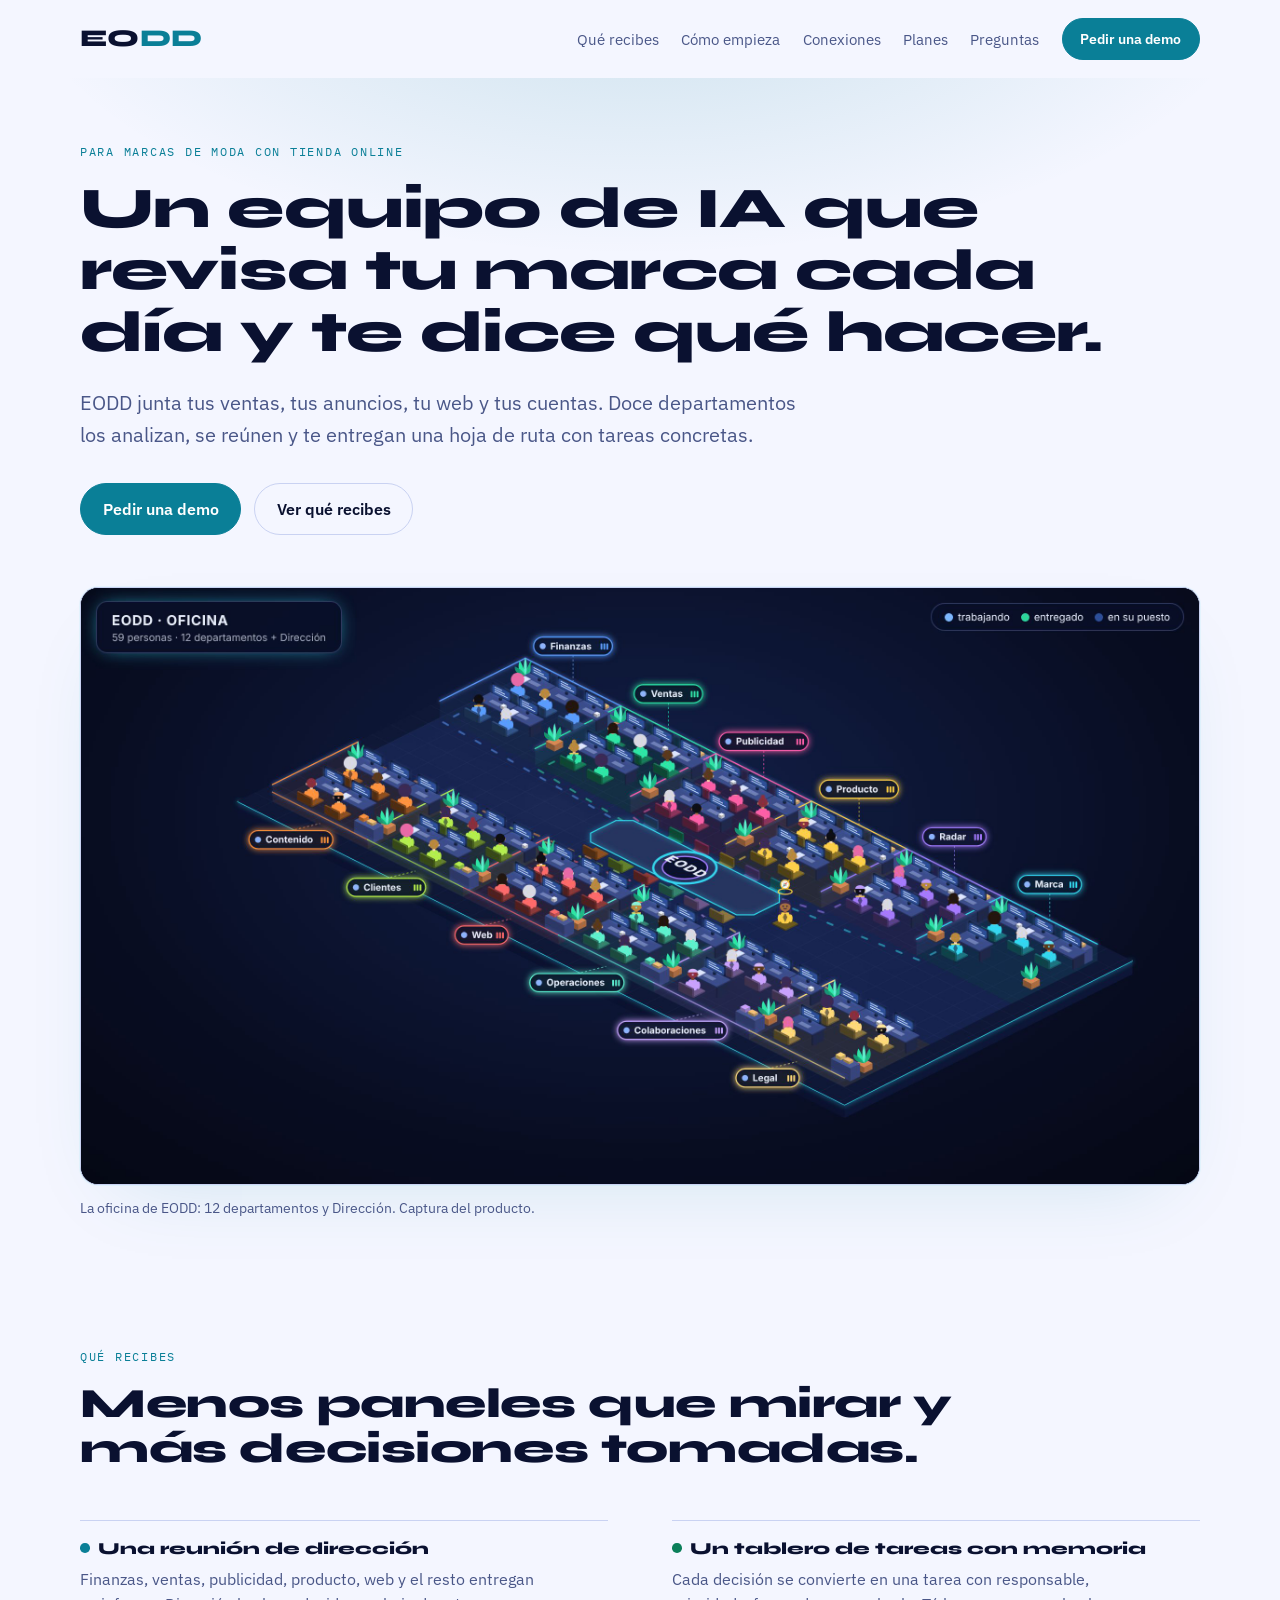
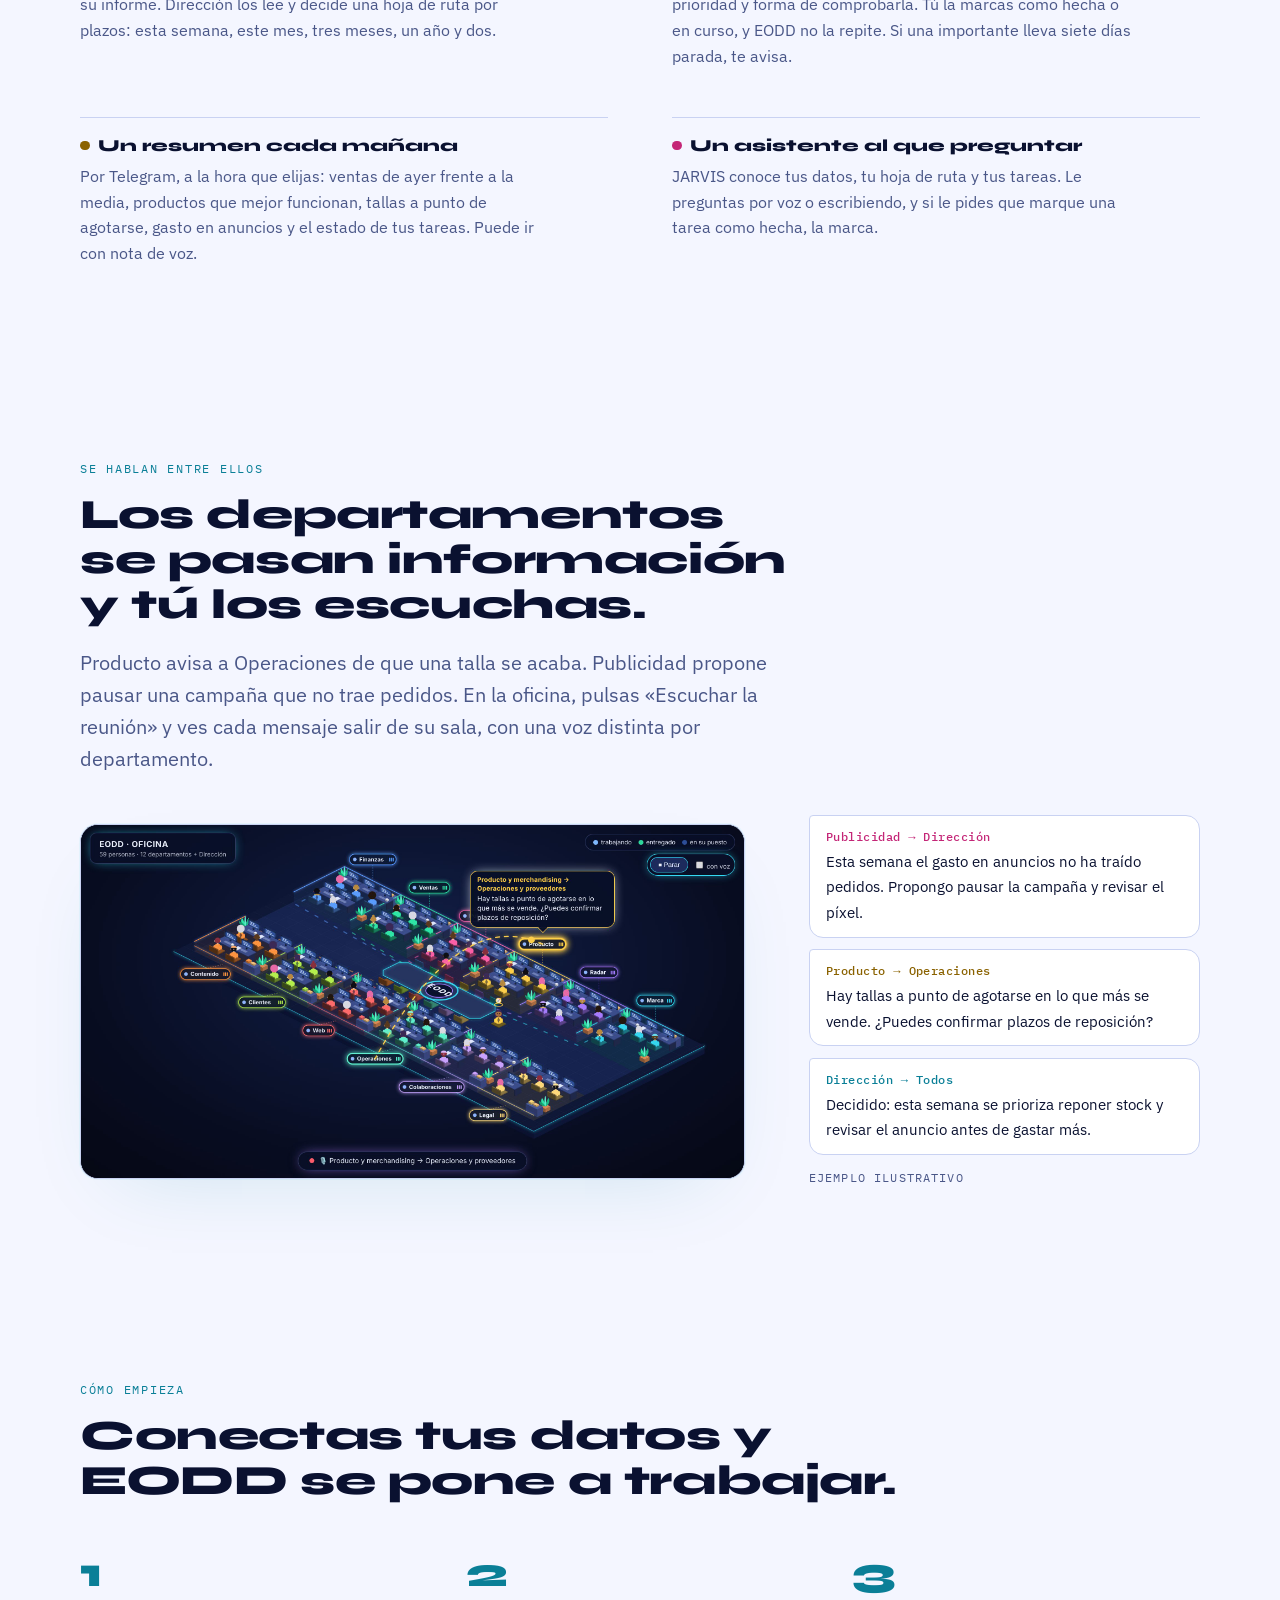
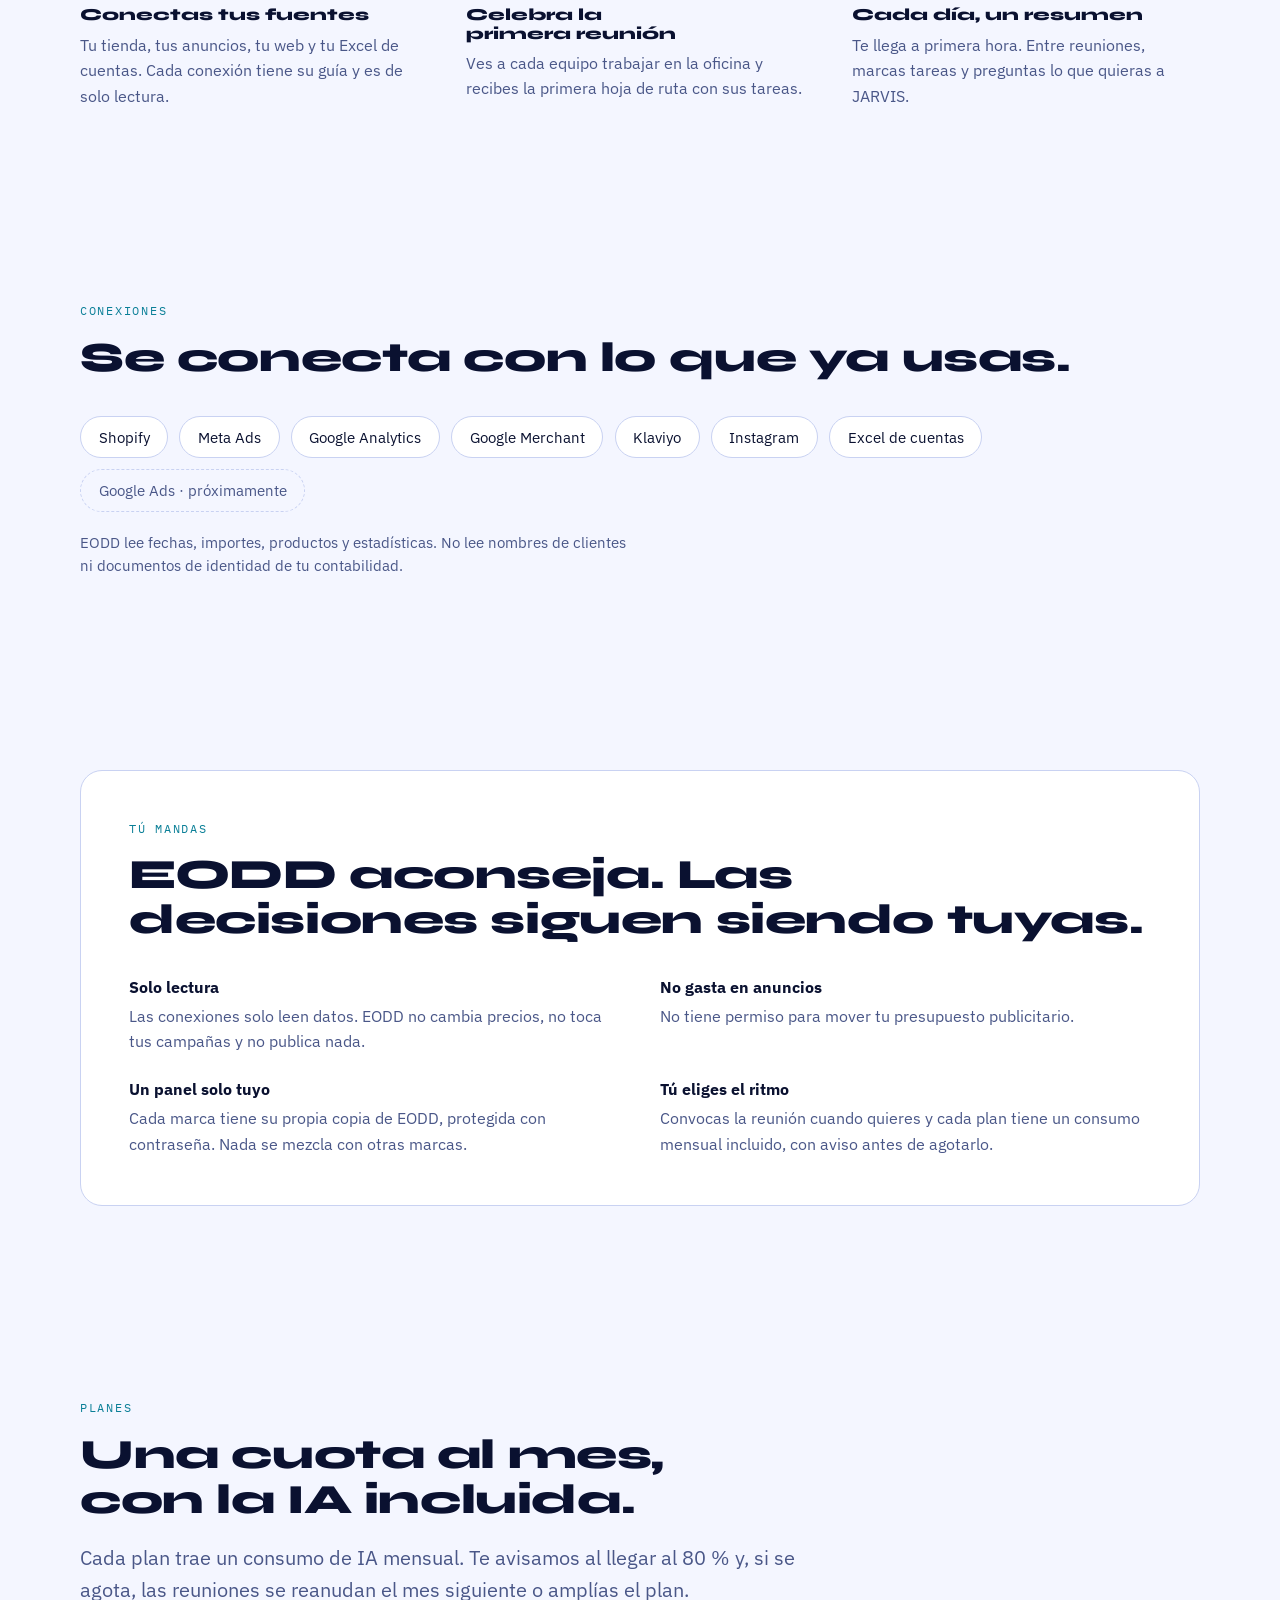
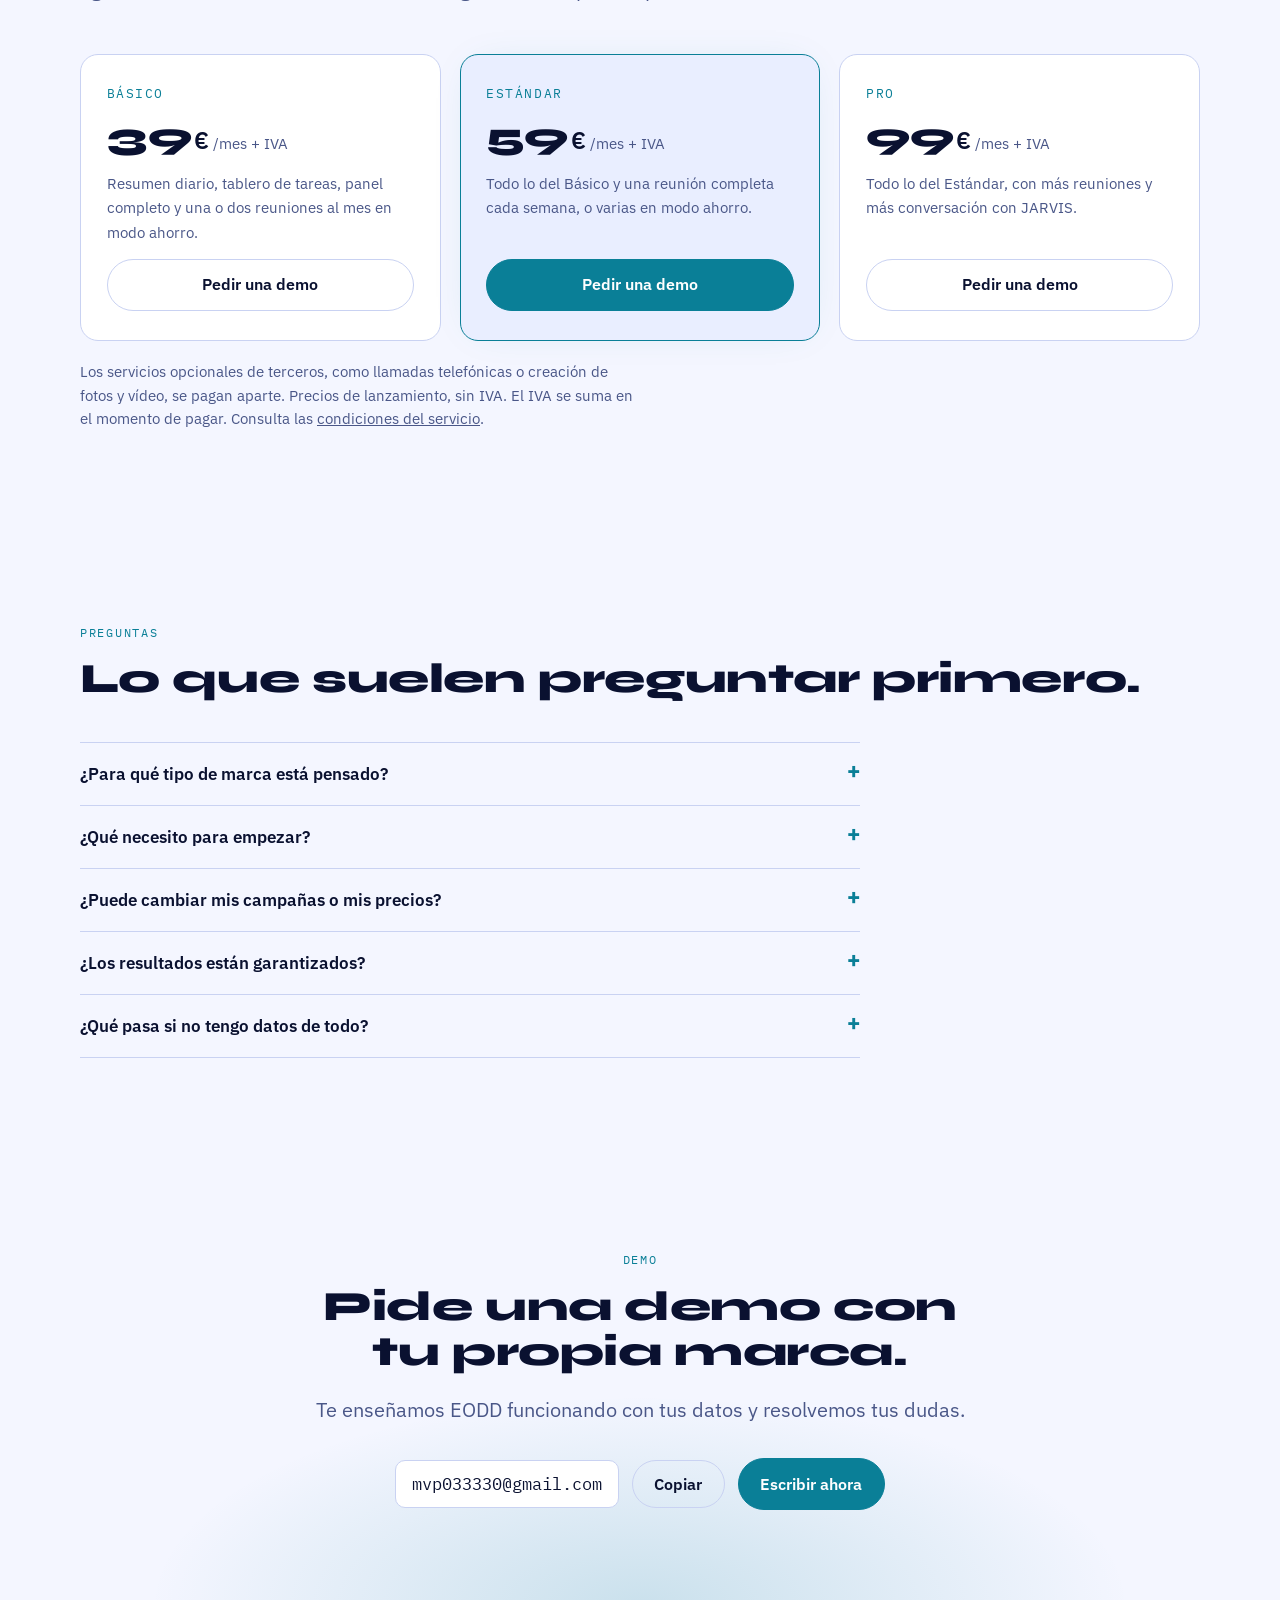
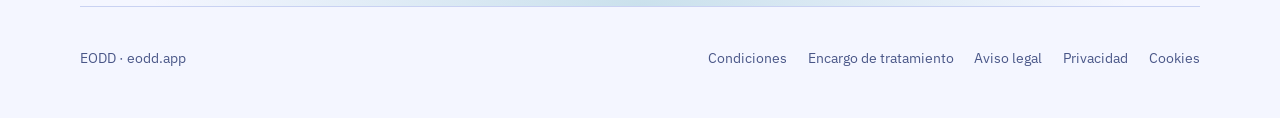
<file: index.html>
<!doctype html>
<html lang="es">
<head>
<meta charset="utf-8">
<meta name="viewport" content="width=device-width, initial-scale=1">
<title>EODD · Una oficina de IA para tu marca</title>
<meta name="description" content="EODD junta tus ventas, anuncios, web y cuentas. Doce departamentos de IA los analizan, se reúnen y te entregan una hoja de ruta con tareas concretas. Para marcas de moda con tienda online.">
<meta property="og:title" content="EODD · Una oficina de IA para tu marca">
<meta property="og:description" content="Un equipo de IA que revisa tu marca cada día y te dice qué hacer.">
<meta property="og:type" content="website">
<meta property="og:image" content="https://eodd.app/oficina_reposo.jpg">
<meta property="og:url" content="https://eodd.app/">
<link rel="canonical" href="https://eodd.app/">
<link rel="icon" href="data:image/svg+xml,%3Csvg xmlns=%27http://www.w3.org/2000/svg%27 viewBox=%270 0 64 64%27%3E%3Crect width=%2764%27 height=%2764%27 rx=%2714%27 fill=%27%23070b1f%27/%3E%3Ctext x=%2732%27 y=%2744%27 font-size=%2732%27 font-family=%27Arial%27 font-weight=%27900%27 text-anchor=%27middle%27 fill=%27%2335d6f0%27%3EE%3C/text%3E%3C/svg%3E">
<link rel="stylesheet" href="fuentes.css">
<style>
/* Concepto: una oficina neón de noche. La oficina isométrica manda; el resto es texto sobrio alrededor de ella. */
:root {
  --bg: #070b1f;
  --surface: #0d1531;
  --surface-2: #131d42;
  --line: #243061;
  --fg: #e9edff;
  --muted: #9ba7d8;
  --cyan: #35d6f0;
  --pink: #ff5fa8;
  --amber: #ffcf4a;
  --mint: #2fe6a6;
  --on-accent: #04101f;
  --glow: rgba(53, 214, 240, .28);
  --font-display: "Syne", "Trebuchet MS", system-ui, sans-serif;
  --font-body: "IBM Plex Sans", system-ui, -apple-system, "Segoe UI", sans-serif;
  --font-mono: "IBM Plex Mono", ui-monospace, "SFMono-Regular", Menlo, monospace;
  color-scheme: dark;
}
@media (prefers-color-scheme: light) {
  :root:not([data-theme="dark"]) {
    --bg: #f4f6ff; --surface: #ffffff; --surface-2: #e9eeff; --line: #c9d2f2; --fg: #0a1130; --muted: #4a5788;
    --cyan: #0a7f97; --pink: #c42677; --amber: #8a6200; --mint: #0b7f5a; --on-accent: #ffffff; --glow: rgba(10, 127, 151, .18);
    color-scheme: light;
  }
}
:root[data-theme="light"] {
  --bg: #f4f6ff; --surface: #ffffff; --surface-2: #e9eeff; --line: #c9d2f2; --fg: #0a1130; --muted: #4a5788;
  --cyan: #0a7f97; --pink: #c42677; --amber: #8a6200; --mint: #0b7f5a; --on-accent: #ffffff; --glow: rgba(10, 127, 151, .18);
  color-scheme: light;
}
* { box-sizing: border-box; }
html { scroll-behavior: smooth; }
body { background: var(--bg); color: var(--fg); font-family: var(--font-body); font-size: 16px; line-height: 1.6; margin: 0;
  padding-left: max(16px, env(safe-area-inset-left, 0px)); padding-right: max(16px, env(safe-area-inset-right, 0px)); }
.wrap { max-width: 1120px; margin-inline: auto; }
a { color: inherit; }
:focus-visible { outline: 2px solid var(--cyan); outline-offset: 3px; border-radius: 4px; }
h1, h2, h3 { font-family: var(--font-display); font-weight: 800; line-height: 1.08; letter-spacing: -.01em; margin: 0; text-wrap: balance; }
h1 { font-size: clamp(2.1rem, 5.2vw, 3.6rem); }
h2 { font-size: clamp(1.7rem, 3.6vw, 2.6rem); }
h3 { font-size: 1.15rem; letter-spacing: 0; }
p { margin: 0; }
.eyebrow + h2 { margin-top: .9rem; }
.eyebrow { font-family: var(--font-mono); font-size: .78rem; letter-spacing: .14em; text-transform: uppercase; color: var(--cyan); }
.lead { font-size: clamp(1.05rem, 1.6vw, 1.25rem); color: var(--muted); max-width: 60ch; }
section { padding-block: clamp(3.5rem, 8vw, 6rem); }

/* barra superior */
.top { display: flex; align-items: center; justify-content: space-between; gap: 1rem; padding-block: 1.1rem; flex-wrap: wrap; }
.marca { font-family: var(--font-display); font-weight: 800; font-size: 1.5rem; letter-spacing: .02em; text-decoration: none; }
.marca span { color: var(--cyan); }
.top nav { display: flex; gap: 1.4rem; align-items: center; flex-wrap: wrap; }
.top nav a { text-decoration: none; font-size: .95rem; color: var(--muted); }
.top nav a:hover { color: var(--fg); }
.btn { display: inline-flex; align-items: center; gap: .5rem; padding: .8rem 1.35rem; border-radius: 999px; font-weight: 600; text-decoration: none; border: 1.5px solid var(--cyan);
  background: var(--cyan); color: var(--on-accent); cursor: pointer; font-family: var(--font-body); font-size: .98rem; }
.btn:hover { box-shadow: 0 0 28px -4px var(--glow); }
.btn.sec { background: transparent; color: var(--fg); border-color: var(--line); }
.btn.sec:hover { border-color: var(--cyan); }
.top nav .btn { color: var(--on-accent); padding: .55rem 1.1rem; font-size: .9rem; }

/* portada */
.hero { padding-top: clamp(2rem, 5vw, 4rem); padding-bottom: 2rem; background: radial-gradient(900px 420px at 50% -10%, var(--glow), transparent 70%); }
.hero h1 { max-width: 20ch; margin-top: 1rem; }
.hero .lead { margin-top: 1.4rem; }
.acciones { display: flex; gap: .8rem; flex-wrap: wrap; margin-top: 2rem; }
.vitrina { margin-top: clamp(2rem, 5vw, 3.2rem); border: 1px solid var(--line); border-radius: 18px; overflow: hidden; background: #070b1f;
  box-shadow: 0 30px 80px -40px var(--glow), 0 0 0 1px rgba(53, 214, 240, .08); }
.vitrina img { display: block; width: 100%; height: auto; }
.pie-img { font-size: .85rem; color: var(--muted); margin-top: .8rem; }

/* qué recibes */
.rejilla { display: grid; grid-template-columns: repeat(2, minmax(0, 1fr)); gap: clamp(1.8rem, 4vw, 3rem) clamp(2rem, 5vw, 4rem); margin-top: 3rem; }
.rejilla article { border-top: 1px solid var(--line); padding-top: 1.2rem; }
.rejilla h3 { margin-bottom: .55rem; }
.pasos h3, .rejilla h3 { font-size: 1.05rem; }
.rejilla p { color: var(--muted); max-width: 46ch; }
.punto { display: inline-block; width: .6rem; height: .6rem; border-radius: 50%; margin-right: .55rem; vertical-align: .05em; }

/* conversación */
.texto-ancho { max-width: 780px; }
.texto-ancho .lead { margin-top: 1.2rem; }
.dos { margin-top: 2.5rem; display: grid; grid-template-columns: minmax(0, 1.7fr) minmax(0, 1fr); gap: clamp(2rem, 5vw, 4rem); align-items: center; }
.chat { display: grid; gap: .7rem; margin-top: 1.6rem; }
.msg { background: var(--surface); border: 1px solid var(--line); border-radius: 4px 14px 14px 14px; padding: .7rem 1rem; max-width: 52ch; }
.msg b { display: block; font-family: var(--font-mono); font-weight: 500; font-size: .76rem; letter-spacing: .04em; margin-bottom: .15rem; }
.msg span { font-size: .93rem; color: var(--fg); }
.ej { font-family: var(--font-mono); font-size: .72rem; letter-spacing: .1em; text-transform: uppercase; color: var(--muted); margin-top: .9rem; }

/* cómo empieza (una secuencia real) */
.pasos { list-style: none; counter-reset: p; padding: 0; margin: 3rem 0 0; display: grid; grid-template-columns: repeat(3, minmax(0, 1fr)); gap: clamp(1.5rem, 3vw, 2.5rem); }
.pasos li { counter-increment: p; position: relative; padding-top: 3.4rem; }
.pasos li::before { content: counter(p); position: absolute; top: 0; left: 0; font-family: var(--font-display); font-weight: 800; font-size: 2.6rem; line-height: 1; color: var(--cyan); }
.pasos h3 { margin-bottom: .5rem; }
.pasos p { color: var(--muted); }

/* conexiones */
.fichas { display: flex; flex-wrap: wrap; gap: .7rem; margin-top: 2.2rem; padding: 0; list-style: none; }
.fichas li { border: 1px solid var(--line); background: var(--surface); border-radius: 999px; padding: .5rem 1.1rem; font-size: .95rem; }
.fichas li.pronto { background: transparent; border-style: dashed; color: var(--muted); }
.nota { color: var(--muted); font-size: .92rem; margin-top: 1.2rem; max-width: 62ch; }

/* control */
.control { background: var(--surface); border: 1px solid var(--line); border-radius: 22px; padding: clamp(1.6rem, 4vw, 3rem); }
.control ul { list-style: none; padding: 0; margin: 2rem 0 0; display: grid; grid-template-columns: repeat(2, minmax(0, 1fr)); gap: 1.4rem 2.5rem; }
.control li strong { display: block; margin-bottom: .2rem; }
.control li { color: var(--muted); }
.control li strong { color: var(--fg); }

/* planes */
.planes { display: grid; grid-template-columns: repeat(3, minmax(0, 1fr)); gap: 1.2rem; margin-top: 3rem; align-items: stretch; }
.plan { background: var(--surface); border: 1px solid var(--line); border-radius: 18px; padding: 1.8rem 1.6rem; display: flex; flex-direction: column; gap: .9rem; min-width: 0; }
.plan.dest { border-color: var(--cyan); box-shadow: 0 0 40px -18px var(--glow); background: var(--surface-2); }
.plan .nom { font-family: var(--font-mono); font-size: .8rem; letter-spacing: .12em; text-transform: uppercase; color: var(--cyan); }
.plan .precio { font-family: var(--font-display); font-weight: 800; font-size: 2.4rem; line-height: 1; }
.plan .precio .eur { font-family: var(--font-body); font-weight: 600; font-size: 1.5rem; margin-left: .15rem; }
.plan .precio small { font-family: var(--font-body); font-weight: 400; font-size: .95rem; color: var(--muted); }
.plan p { color: var(--muted); font-size: .95rem; }
.plan .btn { margin-top: auto; justify-content: center; }

/* preguntas */
details { border-top: 1px solid var(--line); padding-block: 1.1rem; }
details:last-of-type { border-bottom: 1px solid var(--line); }
summary { cursor: pointer; font-weight: 600; font-size: 1.05rem; list-style: none; display: flex; justify-content: space-between; gap: 1rem; }
summary::-webkit-details-marker { display: none; }
summary::after { content: "+"; font-family: var(--font-mono); color: var(--cyan); font-size: 1.3rem; line-height: 1; }
details[open] summary::after { content: "–"; }
details p { color: var(--muted); margin-top: .8rem; max-width: 64ch; }
.faq { max-width: 780px; margin-top: 2.5rem; }

/* contacto */
.contacto { text-align: center; background: radial-gradient(700px 300px at 50% 100%, var(--glow), transparent 70%); }
.contacto h2 { max-width: 20ch; margin-inline: auto; }
.contacto .lead { margin: 1.2rem auto 0; }
.correo { display: inline-flex; align-items: center; gap: .8rem; margin-top: 2rem; flex-wrap: wrap; justify-content: center; }
.correo code { font-family: var(--font-mono); font-size: 1.05rem; border: 1px solid var(--line); background: var(--surface); border-radius: 10px; padding: .6rem 1rem; user-select: all; }
.legal-links { display: flex; gap: 1.3rem; flex-wrap: wrap; }
.legal-links a { color: var(--muted); text-decoration: none; }
.legal-links a:hover { color: var(--fg); text-decoration: underline; }
footer { padding-block: 2.5rem 3rem; color: var(--muted); font-size: .88rem; border-top: 1px solid var(--line); display: flex; justify-content: space-between; gap: 1rem; flex-wrap: wrap; }

@media (max-width: 820px) {
  .rejilla, .dos, .pasos, .planes, .control ul { grid-template-columns: minmax(0, 1fr); }
  .top nav a:not(.btn) { display: none; }
}
@media (prefers-reduced-motion: reduce) { html { scroll-behavior: auto; } .btn:hover { box-shadow: none; } }
</style>
</head>
<body>

<div class="wrap">
  <header class="top">
    <a class="marca" href="#inicio">EO<span>DD</span></a>
    <nav aria-label="Principal">
      <a href="#recibes">Qué recibes</a>
      <a href="#empezar">Cómo empieza</a>
      <a href="#conexiones">Conexiones</a>
      <a href="#planes">Planes</a>
      <a href="#preguntas">Preguntas</a>
      <a class="btn" href="#contacto">Pedir una demo</a>
    </nav>
  </header>
</div>

<main id="inicio">
  <section class="hero">
    <div class="wrap">
      <p class="eyebrow">Para marcas de moda con tienda online</p>
      <h1>Un equipo de IA que revisa tu marca cada día y te dice qué hacer.</h1>
      <p class="lead">EODD junta tus ventas, tus anuncios, tu web y tus cuentas. Doce departamentos los analizan, se reúnen y te entregan una hoja de ruta con tareas concretas.</p>
      <div class="acciones">
        <a class="btn" href="#contacto">Pedir una demo</a>
        <a class="btn sec" href="#recibes">Ver qué recibes</a>
      </div>
      <figure class="vitrina" style="margin-left:0;margin-right:0;margin-bottom:0">
        <img src="oficina_reposo.jpg" alt="La oficina de EODD vista en isométrico: doce salas, una por departamento, con sus equipos en los puestos y la mesa de juntas en el centro." width="2400" height="1280">
      </figure>
      <p class="pie-img">La oficina de EODD: 12 departamentos y Dirección. Captura del producto.</p>
    </div>
  </section>

  <section id="recibes">
    <div class="wrap">
      <p class="eyebrow">Qué recibes</p>
      <h2>Menos paneles que mirar y más decisiones tomadas.</h2>
      <div class="rejilla">
        <article>
          <h3><span class="punto" style="background:var(--cyan)"></span>Una reunión de dirección</h3>
          <p>Finanzas, ventas, publicidad, producto, web y el resto entregan su informe. Dirección los lee y decide una hoja de ruta por plazos: esta semana, este mes, tres meses, un año y dos.</p>
        </article>
        <article>
          <h3><span class="punto" style="background:var(--mint)"></span>Un tablero de tareas con memoria</h3>
          <p>Cada decisión se convierte en una tarea con responsable, prioridad y forma de comprobarla. Tú la marcas como hecha o en curso, y EODD no la repite. Si una importante lleva siete días parada, te avisa.</p>
        </article>
        <article>
          <h3><span class="punto" style="background:var(--amber)"></span>Un resumen cada mañana</h3>
          <p>Por Telegram, a la hora que elijas: ventas de ayer frente a la media, productos que mejor funcionan, tallas a punto de agotarse, gasto en anuncios y el estado de tus tareas. Puede ir con nota de voz.</p>
        </article>
        <article>
          <h3><span class="punto" style="background:var(--pink)"></span>Un asistente al que preguntar</h3>
          <p>JARVIS conoce tus datos, tu hoja de ruta y tus tareas. Le preguntas por voz o escribiendo, y si le pides que marque una tarea como hecha, la marca.</p>
        </article>
      </div>
    </div>
  </section>

  <section>
    <div class="wrap">
      <div class="texto-ancho">
        <p class="eyebrow">Se hablan entre ellos</p>
        <h2>Los departamentos se pasan información y tú los escuchas.</h2>
        <p class="lead">Producto avisa a Operaciones de que una talla se acaba. Publicidad propone pausar una campaña que no trae pedidos. En la oficina, pulsas «Escuchar la reunión» y ves cada mensaje salir de su sala, con una voz distinta por departamento.</p>
      </div>
      <div class="dos">
        <figure class="vitrina" style="margin:0">
          <img src="oficina_habla.jpg" alt="La oficina de EODD durante una reunión: un globo sobre la sala de Producto muestra su mensaje y una línea discontinua lo une con la sala de Operaciones." width="2400" height="1280" loading="lazy">
        </figure>
        <div>
          <div class="chat" style="margin-top:0" aria-label="Ejemplo de conversación entre departamentos">
            <div class="msg"><b style="color:var(--pink)">Publicidad → Dirección</b><span>Esta semana el gasto en anuncios no ha traído pedidos. Propongo pausar la campaña y revisar el píxel.</span></div>
            <div class="msg"><b style="color:var(--amber)">Producto → Operaciones</b><span>Hay tallas a punto de agotarse en lo que más se vende. ¿Puedes confirmar plazos de reposición?</span></div>
            <div class="msg"><b style="color:var(--cyan)">Dirección → Todos</b><span>Decidido: esta semana se prioriza reponer stock y revisar el anuncio antes de gastar más.</span></div>
          </div>
          <p class="ej">Ejemplo ilustrativo</p>
        </div>
      </div>
    </div>
  </section>

  <section id="empezar">
    <div class="wrap">
      <p class="eyebrow">Cómo empieza</p>
      <h2>Conectas tus datos y EODD se pone a trabajar.</h2>
      <ol class="pasos">
        <li>
          <h3>Conectas tus fuentes</h3>
          <p>Tu tienda, tus anuncios, tu web y tu Excel de cuentas. Cada conexión tiene su guía y es de solo lectura.</p>
        </li>
        <li>
          <h3>Celebra la primera reunión</h3>
          <p>Ves a cada equipo trabajar en la oficina y recibes la primera hoja de ruta con sus tareas.</p>
        </li>
        <li>
          <h3>Cada día, un resumen</h3>
          <p>Te llega a primera hora. Entre reuniones, marcas tareas y preguntas lo que quieras a JARVIS.</p>
        </li>
      </ol>
    </div>
  </section>

  <section id="conexiones">
    <div class="wrap">
      <p class="eyebrow">Conexiones</p>
      <h2>Se conecta con lo que ya usas.</h2>
      <ul class="fichas">
        <li>Shopify</li><li>Meta Ads</li><li>Google Analytics</li><li>Google Merchant</li><li>Klaviyo</li><li>Instagram</li><li>Excel de cuentas</li>
        <li class="pronto">Google Ads · próximamente</li>
      </ul>
      <p class="nota">EODD lee fechas, importes, productos y estadísticas. No lee nombres de clientes ni documentos de identidad de tu contabilidad.</p>
    </div>
  </section>

  <section>
    <div class="wrap">
      <div class="control">
        <p class="eyebrow">Tú mandas</p>
        <h2>EODD aconseja. Las decisiones siguen siendo tuyas.</h2>
        <ul>
          <li><strong>Solo lectura</strong>Las conexiones solo leen datos. EODD no cambia precios, no toca tus campañas y no publica nada.</li>
          <li><strong>No gasta en anuncios</strong>No tiene permiso para mover tu presupuesto publicitario.</li>
          <li><strong>Un panel solo tuyo</strong>Cada marca tiene su propia copia de EODD, protegida con contraseña. Nada se mezcla con otras marcas.</li>
          <li><strong>Tú eliges el ritmo</strong>Convocas la reunión cuando quieres y cada plan tiene un consumo mensual incluido, con aviso antes de agotarlo.</li>
        </ul>
      </div>
    </div>
  </section>

  <section id="planes">
    <div class="wrap">
      <p class="eyebrow">Planes</p>
      <h2>Una cuota al mes, con la IA incluida.</h2>
      <p class="lead" style="margin-top:1.2rem">Cada plan trae un consumo de IA mensual. Te avisamos al llegar al 80 % y, si se agota, las reuniones se reanudan el mes siguiente o amplías el plan.</p>
      <div class="planes">
        <div class="plan">
          <span class="nom">Básico</span>
          <div class="precio">39<span class="eur">€</span><small> /mes + IVA</small></div>
          <p>Resumen diario, tablero de tareas, panel completo y una o dos reuniones al mes en modo ahorro.</p>
          <a class="btn sec" href="#contacto">Pedir una demo</a>
        </div>
        <div class="plan dest">
          <span class="nom">Estándar</span>
          <div class="precio">59<span class="eur">€</span><small> /mes + IVA</small></div>
          <p>Todo lo del Básico y una reunión completa cada semana, o varias en modo ahorro.</p>
          <a class="btn" href="#contacto">Pedir una demo</a>
        </div>
        <div class="plan">
          <span class="nom">Pro</span>
          <div class="precio">99<span class="eur">€</span><small> /mes + IVA</small></div>
          <p>Todo lo del Estándar, con más reuniones y más conversación con JARVIS.</p>
          <a class="btn sec" href="#contacto">Pedir una demo</a>
        </div>
      </div>
      <p class="nota">Los servicios opcionales de terceros, como llamadas telefónicas o creación de fotos y vídeo, se pagan aparte. Precios de lanzamiento, sin IVA. El IVA se suma en el momento de pagar. Consulta las <a href="condiciones.html">condiciones del servicio</a>.</p>
    </div>
  </section>

  <section id="preguntas">
    <div class="wrap">
      <p class="eyebrow">Preguntas</p>
      <h2>Lo que suelen preguntar primero.</h2>
      <div class="faq">
        <details><summary>¿Para qué tipo de marca está pensado?</summary>
          <p>Hoy, para marcas de moda y producto físico con tienda online en Shopify. Los departamentos y los especialistas están escritos para ese tipo de negocio.</p></details>
        <details><summary>¿Qué necesito para empezar?</summary>
          <p>Acceso de lectura a tu tienda y a las herramientas que ya uses: Meta Ads, Google Analytics, Google Merchant, Klaviyo o Instagram. Si llevas las cuentas en un Excel, tenemos una plantilla. Un móvil con Telegram para el resumen diario. Te acompañamos en el alta.</p></details>
        <details><summary>¿Puede cambiar mis campañas o mis precios?</summary>
          <p>No. Todas las conexiones son de solo lectura. EODD te dice qué haría y tú decides.</p></details>
        <details><summary>¿Los resultados están garantizados?</summary>
          <p>No. EODD analiza tus datos y propone tareas concretas, pero lo que ocurra al ejecutarlas depende de tu negocio. Por eso cada tarea lleva una forma de comprobar si ha funcionado.</p></details>
        <details><summary>¿Qué pasa si no tengo datos de todo?</summary>
          <p>Funciona con lo que conectes. Cada informe dice qué datos le faltan para trabajar mejor, en lugar de rellenar con suposiciones.</p></details>
      </div>
    </div>
  </section>

  <section id="contacto" class="contacto">
    <div class="wrap">
      <p class="eyebrow">Demo</p>
      <h2>Pide una demo con tu propia marca.</h2>
      <p class="lead">Te enseñamos EODD funcionando con tus datos y resolvemos tus dudas.</p>
      <div class="correo">
        <code id="correo">mvp033330@gmail.com</code>
        <button class="btn sec" type="button" id="copiar">Copiar</button>
        <a class="btn" href="mailto:mvp033330@gmail.com?subject=Quiero%20una%20demo%20de%20EODD">Escribir ahora</a>
      </div>
    </div>
  </section>
</main>

<div class="wrap">
  <footer>
    <span>EODD · eodd.app</span>
    <nav class="legal-links" aria-label="Textos legales"><a href="condiciones.html">Condiciones</a><a href="encargo-tratamiento.html">Encargo de tratamiento</a><a href="aviso-legal.html">Aviso legal</a><a href="privacidad.html">Privacidad</a><a href="cookies.html">Cookies</a></nav>
  </footer>
</div>

<script>
(function () {
  var b = document.getElementById('copiar'), c = document.getElementById('correo');
  if (!b || !c) return;
  b.addEventListener('click', function () {
    function marcar() {
      var r = document.createRange(); r.selectNodeContents(c);
      var s = window.getSelection(); s.removeAllRanges(); s.addRange(r);
    }
    var ok = function () { b.textContent = 'Copiado'; setTimeout(function () { b.textContent = 'Copiar'; }, 1800); };
    try {
      navigator.clipboard.writeText(c.textContent.trim()).then(ok, function () { marcar(); b.textContent = 'Selecciónalo y copia'; });
    } catch (e) { marcar(); b.textContent = 'Selecciónalo y copia'; }
  });
})();
</script>
</body>
</html>
</file>
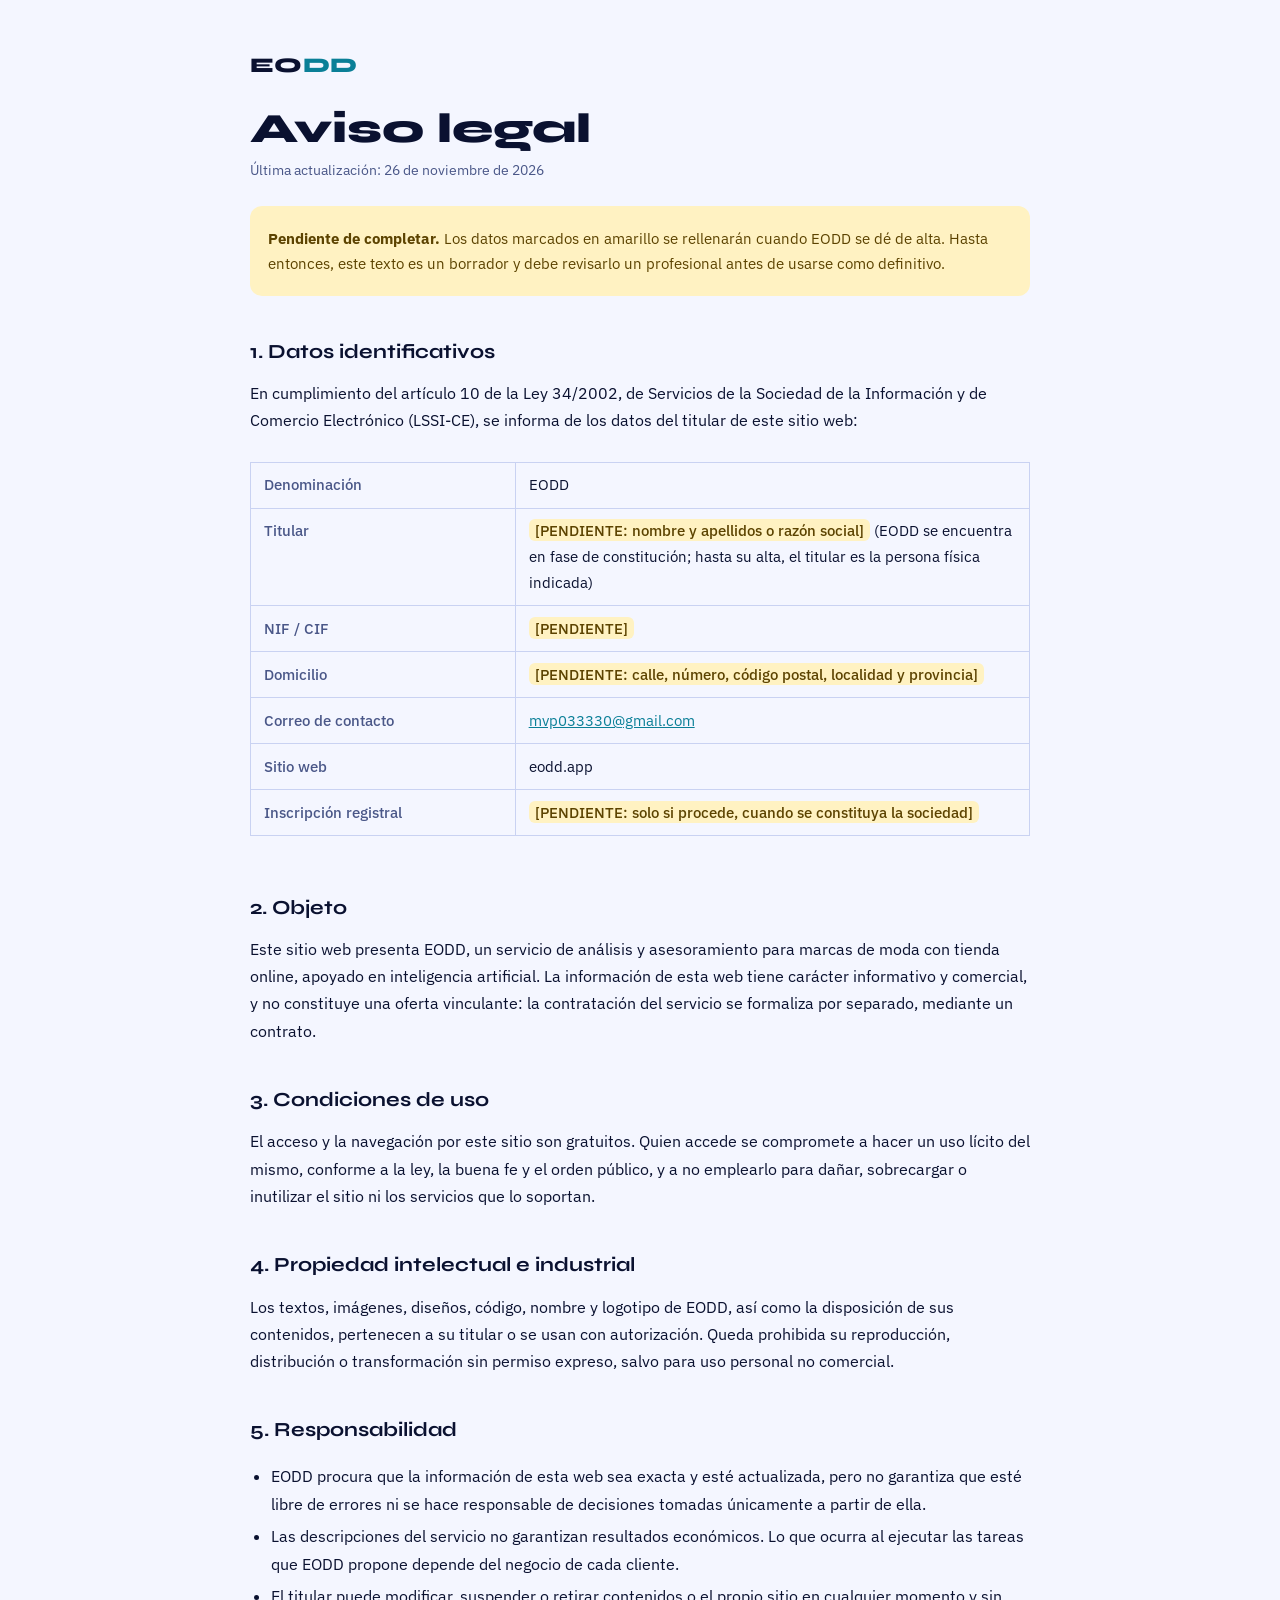
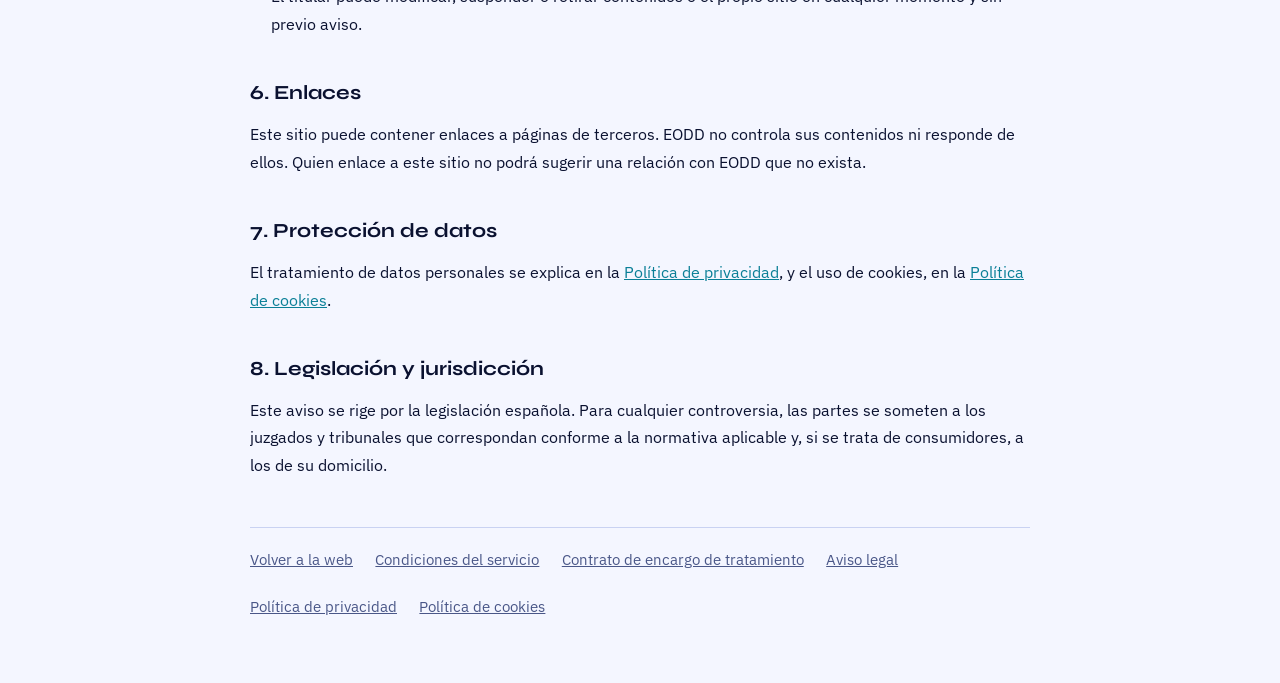
<file: aviso-legal.html>
<!doctype html>
<html lang="es">
<head>
<meta charset="utf-8">
<meta name="viewport" content="width=device-width, initial-scale=1">
<title>Aviso legal · EODD</title>
<meta name="robots" content="index,follow">
<link rel="stylesheet" href="fuentes.css">
<link rel="stylesheet" href="legal.css">
</head>
<body>
<div class="pag">
<a class="marca" href="./">EO<span>DD</span></a>
<h1>Aviso legal</h1>
<p class="act">Última actualización: 26 de noviembre de 2026</p>

<div class="aviso"><p><b>Pendiente de completar.</b> Los datos marcados en amarillo se rellenarán cuando EODD se dé de alta. Hasta entonces, este texto es un borrador y debe revisarlo un profesional antes de usarse como definitivo.</p></div>

<h2>1. Datos identificativos</h2>
<p>En cumplimiento del artículo 10 de la Ley 34/2002, de Servicios de la Sociedad de la Información y de Comercio Electrónico (LSSI-CE), se informa de los datos del titular de este sitio web:</p>
<div class="tabla"><table>
<tr><th>Denominación</th><td>EODD</td></tr>
<tr><th>Titular</th><td><mark class="pend">[PENDIENTE: nombre y apellidos o razón social]</mark> (EODD se encuentra en fase de constitución; hasta su alta, el titular es la persona física indicada)</td></tr>
<tr><th>NIF / CIF</th><td><mark class="pend">[PENDIENTE]</mark></td></tr>
<tr><th>Domicilio</th><td><mark class="pend">[PENDIENTE: calle, número, código postal, localidad y provincia]</mark></td></tr>
<tr><th>Correo de contacto</th><td><a href="mailto:mvp033330@gmail.com">mvp033330@gmail.com</a></td></tr>
<tr><th>Sitio web</th><td>eodd.app</td></tr>
<tr><th>Inscripción registral</th><td><mark class="pend">[PENDIENTE: solo si procede, cuando se constituya la sociedad]</mark></td></tr>
</table></div>

<h2>2. Objeto</h2>
<p>Este sitio web presenta EODD, un servicio de análisis y asesoramiento para marcas de moda con tienda online, apoyado en inteligencia artificial. La información de esta web tiene carácter informativo y comercial, y no constituye una oferta vinculante: la contratación del servicio se formaliza por separado, mediante un contrato.</p>

<h2>3. Condiciones de uso</h2>
<p>El acceso y la navegación por este sitio son gratuitos. Quien accede se compromete a hacer un uso lícito del mismo, conforme a la ley, la buena fe y el orden público, y a no emplearlo para dañar, sobrecargar o inutilizar el sitio ni los servicios que lo soportan.</p>

<h2>4. Propiedad intelectual e industrial</h2>
<p>Los textos, imágenes, diseños, código, nombre y logotipo de EODD, así como la disposición de sus contenidos, pertenecen a su titular o se usan con autorización. Queda prohibida su reproducción, distribución o transformación sin permiso expreso, salvo para uso personal no comercial.</p>

<h2>5. Responsabilidad</h2>
<ul>
<li>EODD procura que la información de esta web sea exacta y esté actualizada, pero no garantiza que esté libre de errores ni se hace responsable de decisiones tomadas únicamente a partir de ella.</li>
<li>Las descripciones del servicio no garantizan resultados económicos. Lo que ocurra al ejecutar las tareas que EODD propone depende del negocio de cada cliente.</li>
<li>El titular puede modificar, suspender o retirar contenidos o el propio sitio en cualquier momento y sin previo aviso.</li>
</ul>

<h2>6. Enlaces</h2>
<p>Este sitio puede contener enlaces a páginas de terceros. EODD no controla sus contenidos ni responde de ellos. Quien enlace a este sitio no podrá sugerir una relación con EODD que no exista.</p>

<h2>7. Protección de datos</h2>
<p>El tratamiento de datos personales se explica en la <a href="privacidad.html">Política de privacidad</a>, y el uso de cookies, en la <a href="cookies.html">Política de cookies</a>.</p>

<h2>8. Legislación y jurisdicción</h2>
<p>Este aviso se rige por la legislación española. Para cualquier controversia, las partes se someten a los juzgados y tribunales que correspondan conforme a la normativa aplicable y, si se trata de consumidores, a los de su domicilio.</p>

<nav class="legal" aria-label="Textos legales">
<a href="./">Volver a la web</a>
<a href="condiciones.html">Condiciones del servicio</a>
<a href="encargo-tratamiento.html">Contrato de encargo de tratamiento</a>
<a href="aviso-legal.html">Aviso legal</a>
<a href="privacidad.html">Política de privacidad</a>
<a href="cookies.html">Política de cookies</a>
</nav>
</div>
</body>
</html>
</file>
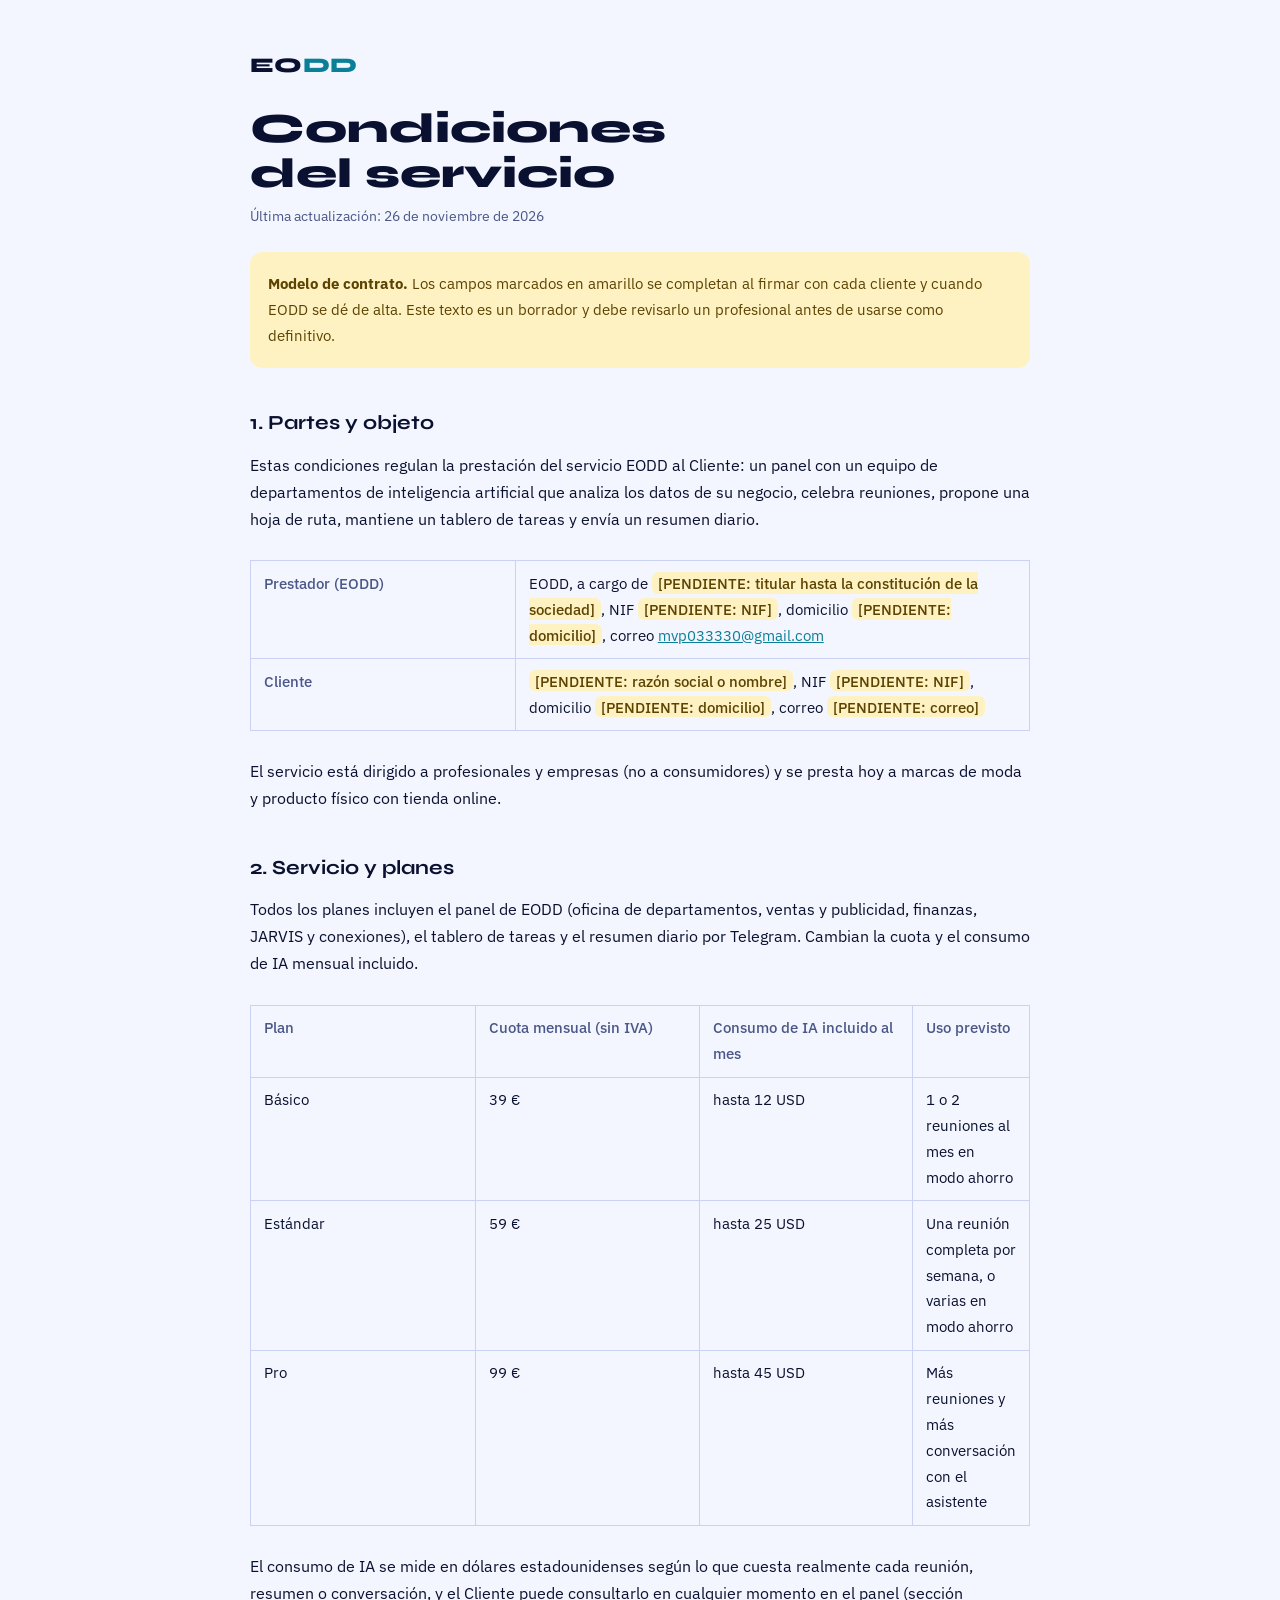
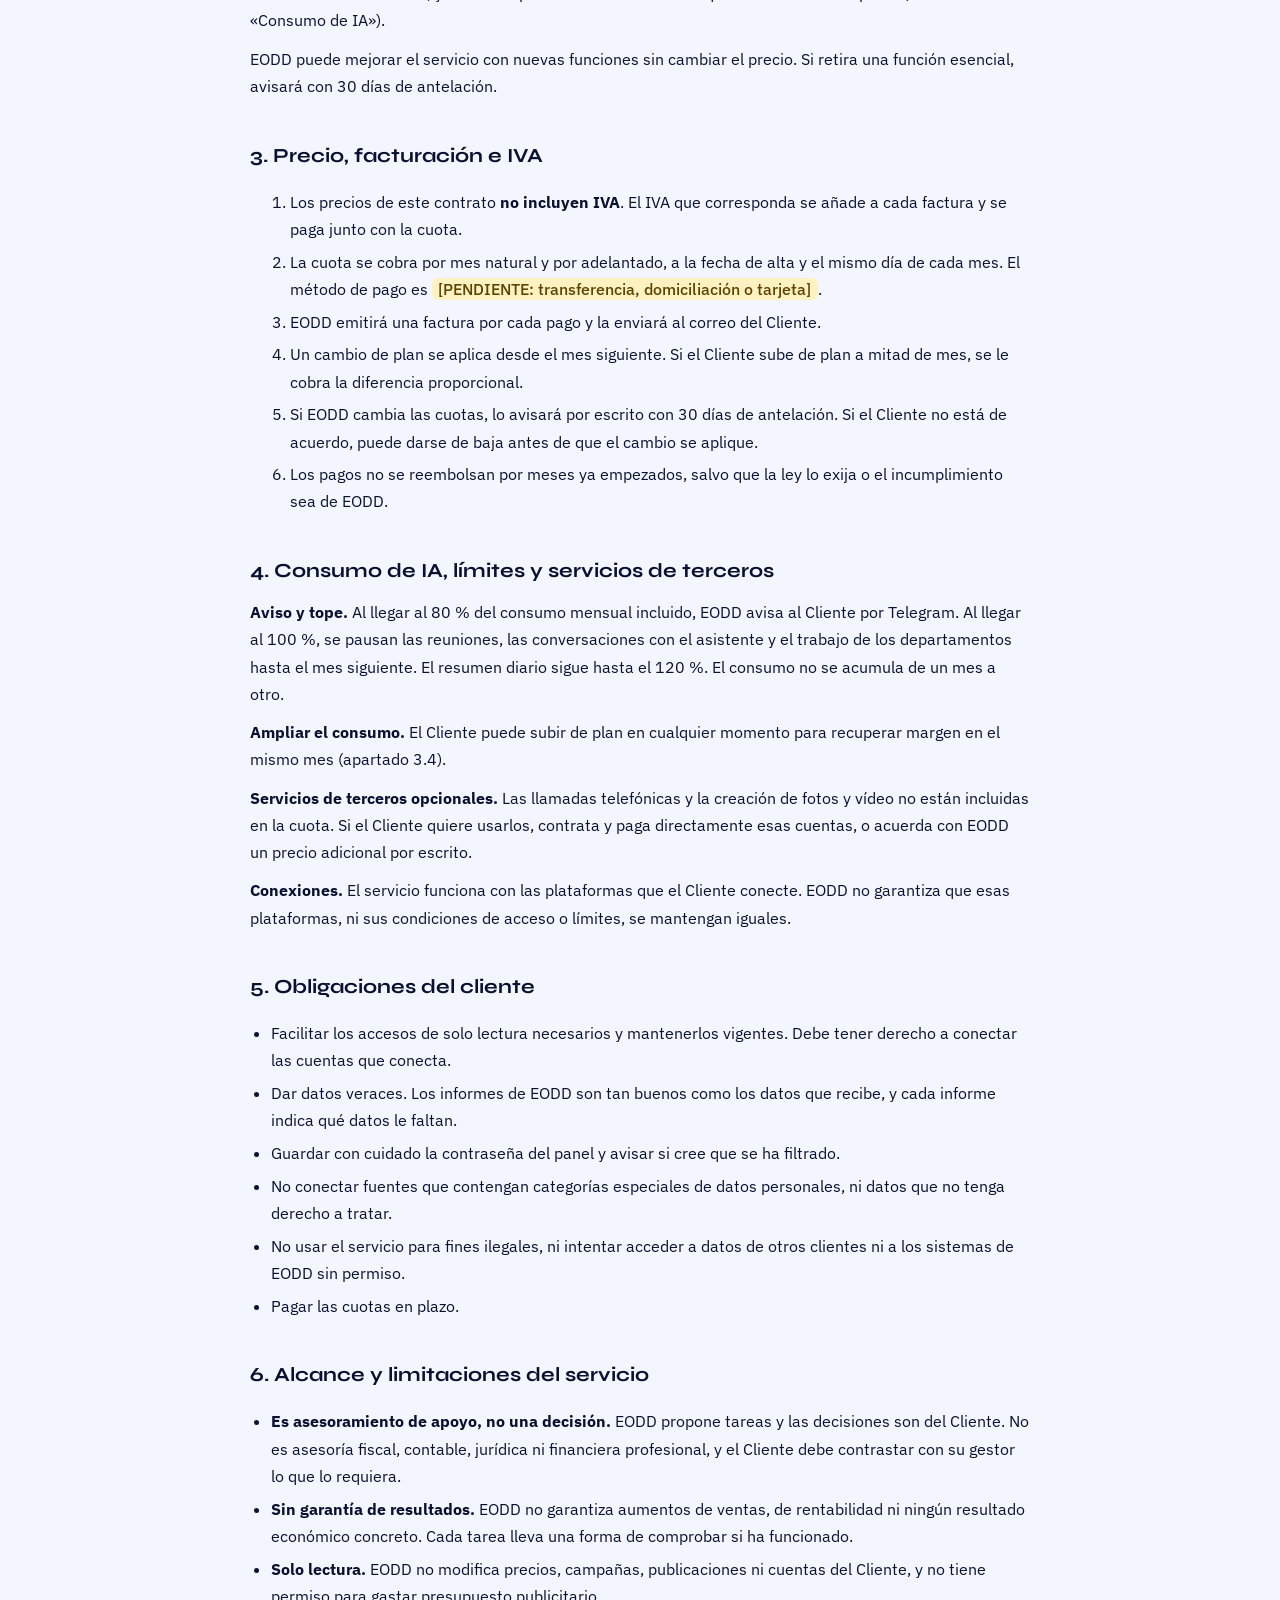
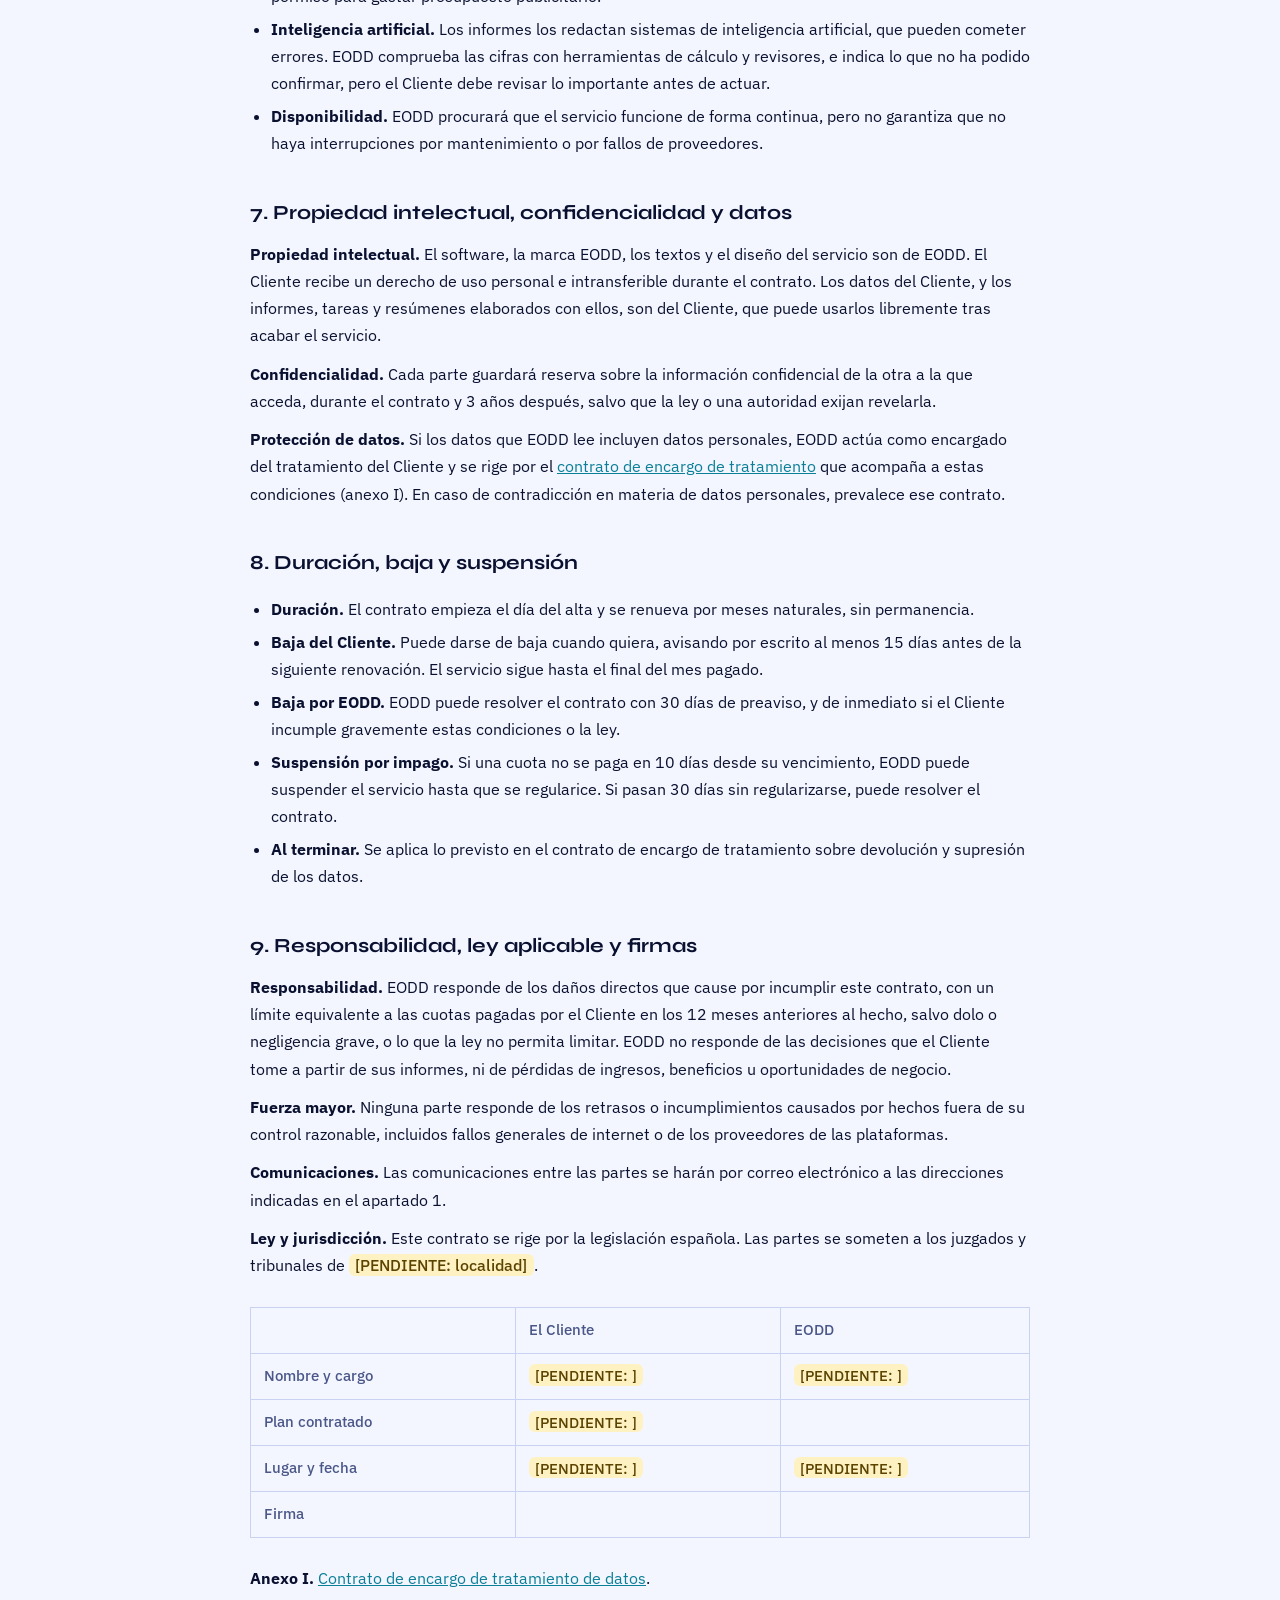
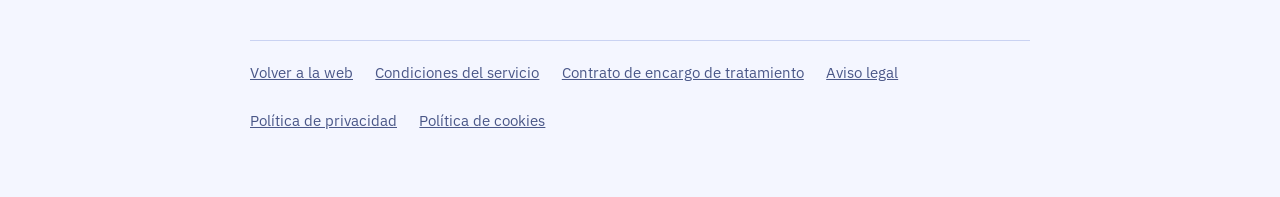
<file: condiciones.html>
<!doctype html>
<html lang="es">
<head>
<meta charset="utf-8">
<meta name="viewport" content="width=device-width, initial-scale=1">
<title>Condiciones del servicio · EODD</title>
<meta name="robots" content="index,follow">
<link rel="stylesheet" href="fuentes.css">
<link rel="stylesheet" href="legal.css">
</head>
<body>
<div class="pag">
<a class="marca" href="./">EO<span>DD</span></a>
<h1>Condiciones del servicio</h1>
<p class="act">Última actualización: 26 de noviembre de 2026</p>
<div class="aviso"><p><b>Modelo de contrato.</b> Los campos marcados en amarillo se completan al firmar con cada cliente y cuando EODD se dé de alta. Este texto es un borrador y debe revisarlo un profesional antes de usarse como definitivo.</p></div>

<h2>1. Partes y objeto</h2>
<p>Estas condiciones regulan la prestación del servicio EODD al Cliente: un panel con un equipo de departamentos de inteligencia artificial que analiza los datos de su negocio, celebra reuniones, propone una hoja de ruta, mantiene un tablero de tareas y envía un resumen diario.</p>
<div class="tabla"><table>
<tr><th>Prestador (EODD)</th><td>EODD, a cargo de <mark class="pend">[PENDIENTE: titular hasta la constitución de la sociedad]</mark>, NIF <mark class="pend">[PENDIENTE: NIF]</mark>, domicilio <mark class="pend">[PENDIENTE: domicilio]</mark>, correo <a href="mailto:mvp033330@gmail.com">mvp033330@gmail.com</a></td></tr>
<tr><th>Cliente</th><td><mark class="pend">[PENDIENTE: razón social o nombre]</mark>, NIF <mark class="pend">[PENDIENTE: NIF]</mark>, domicilio <mark class="pend">[PENDIENTE: domicilio]</mark>, correo <mark class="pend">[PENDIENTE: correo]</mark></td></tr>
</table></div>
<p>El servicio está dirigido a profesionales y empresas (no a consumidores) y se presta hoy a marcas de moda y producto físico con tienda online.</p>

<h2>2. Servicio y planes</h2>
<p>Todos los planes incluyen el panel de EODD (oficina de departamentos, ventas y publicidad, finanzas, JARVIS y conexiones), el tablero de tareas y el resumen diario por Telegram. Cambian la cuota y el consumo de IA mensual incluido.</p>
<div class="tabla"><table>
<tr><th>Plan</th><th>Cuota mensual (sin IVA)</th><th>Consumo de IA incluido al mes</th><th>Uso previsto</th></tr>
<tr><td>Básico</td><td>39 €</td><td>hasta 12 USD</td><td>1 o 2 reuniones al mes en modo ahorro</td></tr>
<tr><td>Estándar</td><td>59 €</td><td>hasta 25 USD</td><td>Una reunión completa por semana, o varias en modo ahorro</td></tr>
<tr><td>Pro</td><td>99 €</td><td>hasta 45 USD</td><td>Más reuniones y más conversación con el asistente</td></tr>
</table></div>
<p>El consumo de IA se mide en dólares estadounidenses según lo que cuesta realmente cada reunión, resumen o conversación, y el Cliente puede consultarlo en cualquier momento en el panel (sección «Consumo de IA»).</p>
<p>EODD puede mejorar el servicio con nuevas funciones sin cambiar el precio. Si retira una función esencial, avisará con 30 días de antelación.</p>

<h2>3. Precio, facturación e IVA</h2>
<ol>
<li>Los precios de este contrato <b>no incluyen IVA</b>. El IVA que corresponda se añade a cada factura y se paga junto con la cuota.</li>
<li>La cuota se cobra por mes natural y por adelantado, a la fecha de alta y el mismo día de cada mes. El método de pago es <mark class="pend">[PENDIENTE: transferencia, domiciliación o tarjeta]</mark>.</li>
<li>EODD emitirá una factura por cada pago y la enviará al correo del Cliente.</li>
<li>Un cambio de plan se aplica desde el mes siguiente. Si el Cliente sube de plan a mitad de mes, se le cobra la diferencia proporcional.</li>
<li>Si EODD cambia las cuotas, lo avisará por escrito con 30 días de antelación. Si el Cliente no está de acuerdo, puede darse de baja antes de que el cambio se aplique.</li>
<li>Los pagos no se reembolsan por meses ya empezados, salvo que la ley lo exija o el incumplimiento sea de EODD.</li>
</ol>

<h2>4. Consumo de IA, límites y servicios de terceros</h2>
<p><b>Aviso y tope.</b> Al llegar al 80 % del consumo mensual incluido, EODD avisa al Cliente por Telegram. Al llegar al 100 %, se pausan las reuniones, las conversaciones con el asistente y el trabajo de los departamentos hasta el mes siguiente. El resumen diario sigue hasta el 120 %. El consumo no se acumula de un mes a otro.</p>
<p><b>Ampliar el consumo.</b> El Cliente puede subir de plan en cualquier momento para recuperar margen en el mismo mes (apartado 3.4).</p>
<p><b>Servicios de terceros opcionales.</b> Las llamadas telefónicas y la creación de fotos y vídeo no están incluidas en la cuota. Si el Cliente quiere usarlos, contrata y paga directamente esas cuentas, o acuerda con EODD un precio adicional por escrito.</p>
<p><b>Conexiones.</b> El servicio funciona con las plataformas que el Cliente conecte. EODD no garantiza que esas plataformas, ni sus condiciones de acceso o límites, se mantengan iguales.</p>

<h2>5. Obligaciones del cliente</h2>
<ul>
<li>Facilitar los accesos de solo lectura necesarios y mantenerlos vigentes. Debe tener derecho a conectar las cuentas que conecta.</li>
<li>Dar datos veraces. Los informes de EODD son tan buenos como los datos que recibe, y cada informe indica qué datos le faltan.</li>
<li>Guardar con cuidado la contraseña del panel y avisar si cree que se ha filtrado.</li>
<li>No conectar fuentes que contengan categorías especiales de datos personales, ni datos que no tenga derecho a tratar.</li>
<li>No usar el servicio para fines ilegales, ni intentar acceder a datos de otros clientes ni a los sistemas de EODD sin permiso.</li>
<li>Pagar las cuotas en plazo.</li>
</ul>

<h2>6. Alcance y limitaciones del servicio</h2>
<ul>
<li><b>Es asesoramiento de apoyo, no una decisión.</b> EODD propone tareas y las decisiones son del Cliente. No es asesoría fiscal, contable, jurídica ni financiera profesional, y el Cliente debe contrastar con su gestor lo que lo requiera.</li>
<li><b>Sin garantía de resultados.</b> EODD no garantiza aumentos de ventas, de rentabilidad ni ningún resultado económico concreto. Cada tarea lleva una forma de comprobar si ha funcionado.</li>
<li><b>Solo lectura.</b> EODD no modifica precios, campañas, publicaciones ni cuentas del Cliente, y no tiene permiso para gastar presupuesto publicitario.</li>
<li><b>Inteligencia artificial.</b> Los informes los redactan sistemas de inteligencia artificial, que pueden cometer errores. EODD comprueba las cifras con herramientas de cálculo y revisores, e indica lo que no ha podido confirmar, pero el Cliente debe revisar lo importante antes de actuar.</li>
<li><b>Disponibilidad.</b> EODD procurará que el servicio funcione de forma continua, pero no garantiza que no haya interrupciones por mantenimiento o por fallos de proveedores.</li>
</ul>

<h2>7. Propiedad intelectual, confidencialidad y datos</h2>
<p><b>Propiedad intelectual.</b> El software, la marca EODD, los textos y el diseño del servicio son de EODD. El Cliente recibe un derecho de uso personal e intransferible durante el contrato. Los datos del Cliente, y los informes, tareas y resúmenes elaborados con ellos, son del Cliente, que puede usarlos libremente tras acabar el servicio.</p>
<p><b>Confidencialidad.</b> Cada parte guardará reserva sobre la información confidencial de la otra a la que acceda, durante el contrato y 3 años después, salvo que la ley o una autoridad exijan revelarla.</p>
<p><b>Protección de datos.</b> Si los datos que EODD lee incluyen datos personales, EODD actúa como encargado del tratamiento del Cliente y se rige por el <a href="encargo-tratamiento.html">contrato de encargo de tratamiento</a> que acompaña a estas condiciones (anexo I). En caso de contradicción en materia de datos personales, prevalece ese contrato.</p>

<h2>8. Duración, baja y suspensión</h2>
<ul>
<li><b>Duración.</b> El contrato empieza el día del alta y se renueva por meses naturales, sin permanencia.</li>
<li><b>Baja del Cliente.</b> Puede darse de baja cuando quiera, avisando por escrito al menos 15 días antes de la siguiente renovación. El servicio sigue hasta el final del mes pagado.</li>
<li><b>Baja por EODD.</b> EODD puede resolver el contrato con 30 días de preaviso, y de inmediato si el Cliente incumple gravemente estas condiciones o la ley.</li>
<li><b>Suspensión por impago.</b> Si una cuota no se paga en 10 días desde su vencimiento, EODD puede suspender el servicio hasta que se regularice. Si pasan 30 días sin regularizarse, puede resolver el contrato.</li>
<li><b>Al terminar.</b> Se aplica lo previsto en el contrato de encargo de tratamiento sobre devolución y supresión de los datos.</li>
</ul>

<h2>9. Responsabilidad, ley aplicable y firmas</h2>
<p><b>Responsabilidad.</b> EODD responde de los daños directos que cause por incumplir este contrato, con un límite equivalente a las cuotas pagadas por el Cliente en los 12 meses anteriores al hecho, salvo dolo o negligencia grave, o lo que la ley no permita limitar. EODD no responde de las decisiones que el Cliente tome a partir de sus informes, ni de pérdidas de ingresos, beneficios u oportunidades de negocio.</p>
<p><b>Fuerza mayor.</b> Ninguna parte responde de los retrasos o incumplimientos causados por hechos fuera de su control razonable, incluidos fallos generales de internet o de los proveedores de las plataformas.</p>
<p><b>Comunicaciones.</b> Las comunicaciones entre las partes se harán por correo electrónico a las direcciones indicadas en el apartado 1.</p>
<p><b>Ley y jurisdicción.</b> Este contrato se rige por la legislación española. Las partes se someten a los juzgados y tribunales de <mark class="pend">[PENDIENTE: localidad]</mark>.</p>
<div class="tabla"><table>
<tr><th></th><th>El Cliente</th><th>EODD</th></tr>
<tr><th>Nombre y cargo</th><td><mark class="pend">[PENDIENTE: ]</mark></td><td><mark class="pend">[PENDIENTE: ]</mark></td></tr>
<tr><th>Plan contratado</th><td><mark class="pend">[PENDIENTE: ]</mark></td><td></td></tr>
<tr><th>Lugar y fecha</th><td><mark class="pend">[PENDIENTE: ]</mark></td><td><mark class="pend">[PENDIENTE: ]</mark></td></tr>
<tr><th>Firma</th><td></td><td></td></tr>
</table></div>
<p><b>Anexo I.</b> <a href="encargo-tratamiento.html">Contrato de encargo de tratamiento de datos</a>.</p>

<nav class="legal" aria-label="Textos legales">
<a href="./">Volver a la web</a>
<a href="condiciones.html">Condiciones del servicio</a>
<a href="encargo-tratamiento.html">Contrato de encargo de tratamiento</a>
<a href="aviso-legal.html">Aviso legal</a>
<a href="privacidad.html">Política de privacidad</a>
<a href="cookies.html">Política de cookies</a>
</nav>
</div>
</body>
</html>
</file>
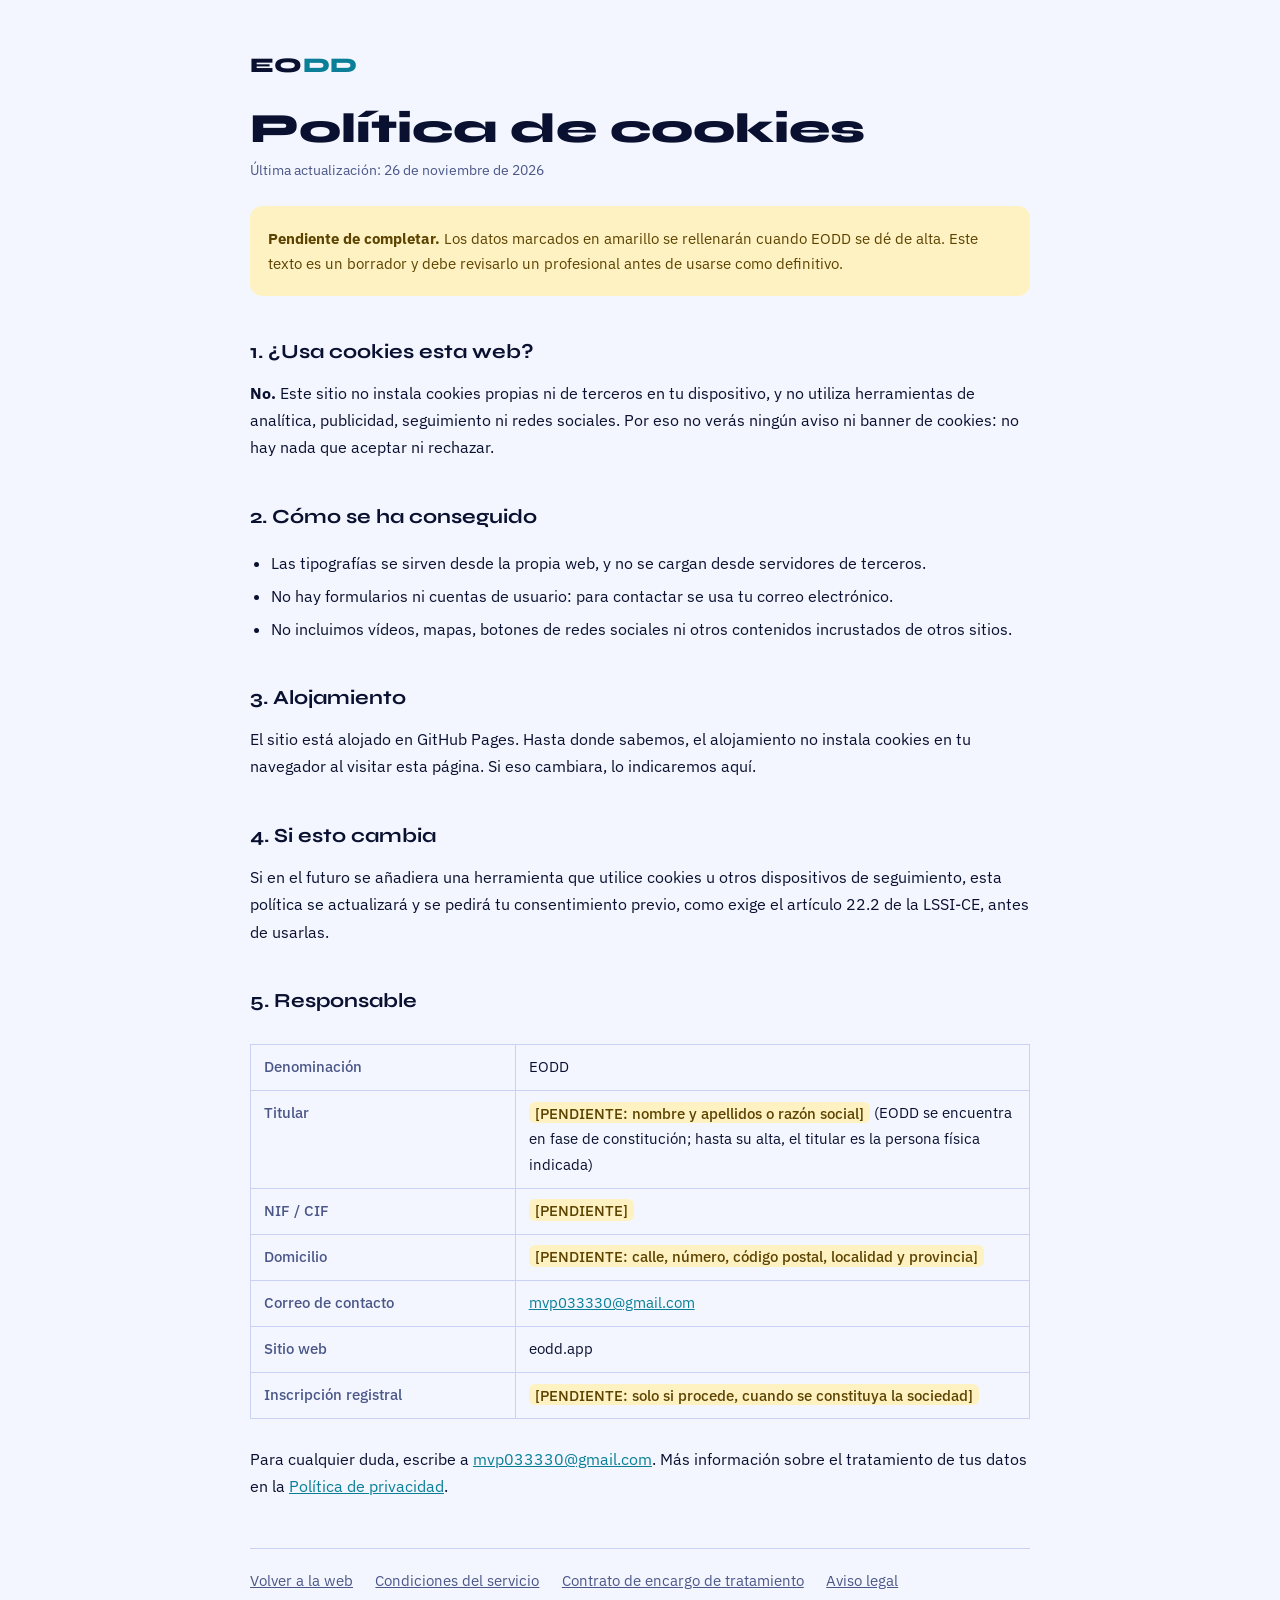
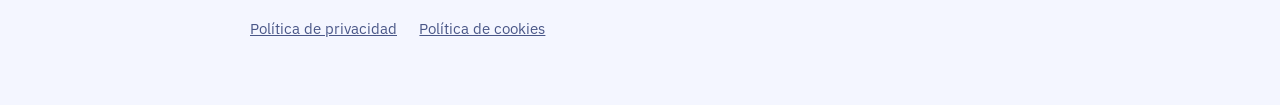
<file: cookies.html>
<!doctype html>
<html lang="es">
<head>
<meta charset="utf-8">
<meta name="viewport" content="width=device-width, initial-scale=1">
<title>Política de cookies · EODD</title>
<meta name="robots" content="index,follow">
<link rel="stylesheet" href="fuentes.css">
<link rel="stylesheet" href="legal.css">
</head>
<body>
<div class="pag">
<a class="marca" href="./">EO<span>DD</span></a>
<h1>Política de cookies</h1>
<p class="act">Última actualización: 26 de noviembre de 2026</p>

<div class="aviso"><p><b>Pendiente de completar.</b> Los datos marcados en amarillo se rellenarán cuando EODD se dé de alta. Este texto es un borrador y debe revisarlo un profesional antes de usarse como definitivo.</p></div>

<h2>1. ¿Usa cookies esta web?</h2>
<p><b>No.</b> Este sitio no instala cookies propias ni de terceros en tu dispositivo, y no utiliza herramientas de analítica, publicidad, seguimiento ni redes sociales. Por eso no verás ningún aviso ni banner de cookies: no hay nada que aceptar ni rechazar.</p>

<h2>2. Cómo se ha conseguido</h2>
<ul>
<li>Las tipografías se sirven desde la propia web, y no se cargan desde servidores de terceros.</li>
<li>No hay formularios ni cuentas de usuario: para contactar se usa tu correo electrónico.</li>
<li>No incluimos vídeos, mapas, botones de redes sociales ni otros contenidos incrustados de otros sitios.</li>
</ul>

<h2>3. Alojamiento</h2>
<p>El sitio está alojado en GitHub Pages. Hasta donde sabemos, el alojamiento no instala cookies en tu navegador al visitar esta página. Si eso cambiara, lo indicaremos aquí.</p>

<h2>4. Si esto cambia</h2>
<p>Si en el futuro se añadiera una herramienta que utilice cookies u otros dispositivos de seguimiento, esta política se actualizará y se pedirá tu consentimiento previo, como exige el artículo 22.2 de la LSSI-CE, antes de usarlas.</p>

<h2>5. Responsable</h2>
<div class="tabla"><table>
<tr><th>Denominación</th><td>EODD</td></tr>
<tr><th>Titular</th><td><mark class="pend">[PENDIENTE: nombre y apellidos o razón social]</mark> (EODD se encuentra en fase de constitución; hasta su alta, el titular es la persona física indicada)</td></tr>
<tr><th>NIF / CIF</th><td><mark class="pend">[PENDIENTE]</mark></td></tr>
<tr><th>Domicilio</th><td><mark class="pend">[PENDIENTE: calle, número, código postal, localidad y provincia]</mark></td></tr>
<tr><th>Correo de contacto</th><td><a href="mailto:mvp033330@gmail.com">mvp033330@gmail.com</a></td></tr>
<tr><th>Sitio web</th><td>eodd.app</td></tr>
<tr><th>Inscripción registral</th><td><mark class="pend">[PENDIENTE: solo si procede, cuando se constituya la sociedad]</mark></td></tr>
</table></div>
<p>Para cualquier duda, escribe a <a href="mailto:mvp033330@gmail.com">mvp033330@gmail.com</a>. Más información sobre el tratamiento de tus datos en la <a href="privacidad.html">Política de privacidad</a>.</p>

<nav class="legal" aria-label="Textos legales">
<a href="./">Volver a la web</a>
<a href="condiciones.html">Condiciones del servicio</a>
<a href="encargo-tratamiento.html">Contrato de encargo de tratamiento</a>
<a href="aviso-legal.html">Aviso legal</a>
<a href="privacidad.html">Política de privacidad</a>
<a href="cookies.html">Política de cookies</a>
</nav>
</div>
</body>
</html>
</file>
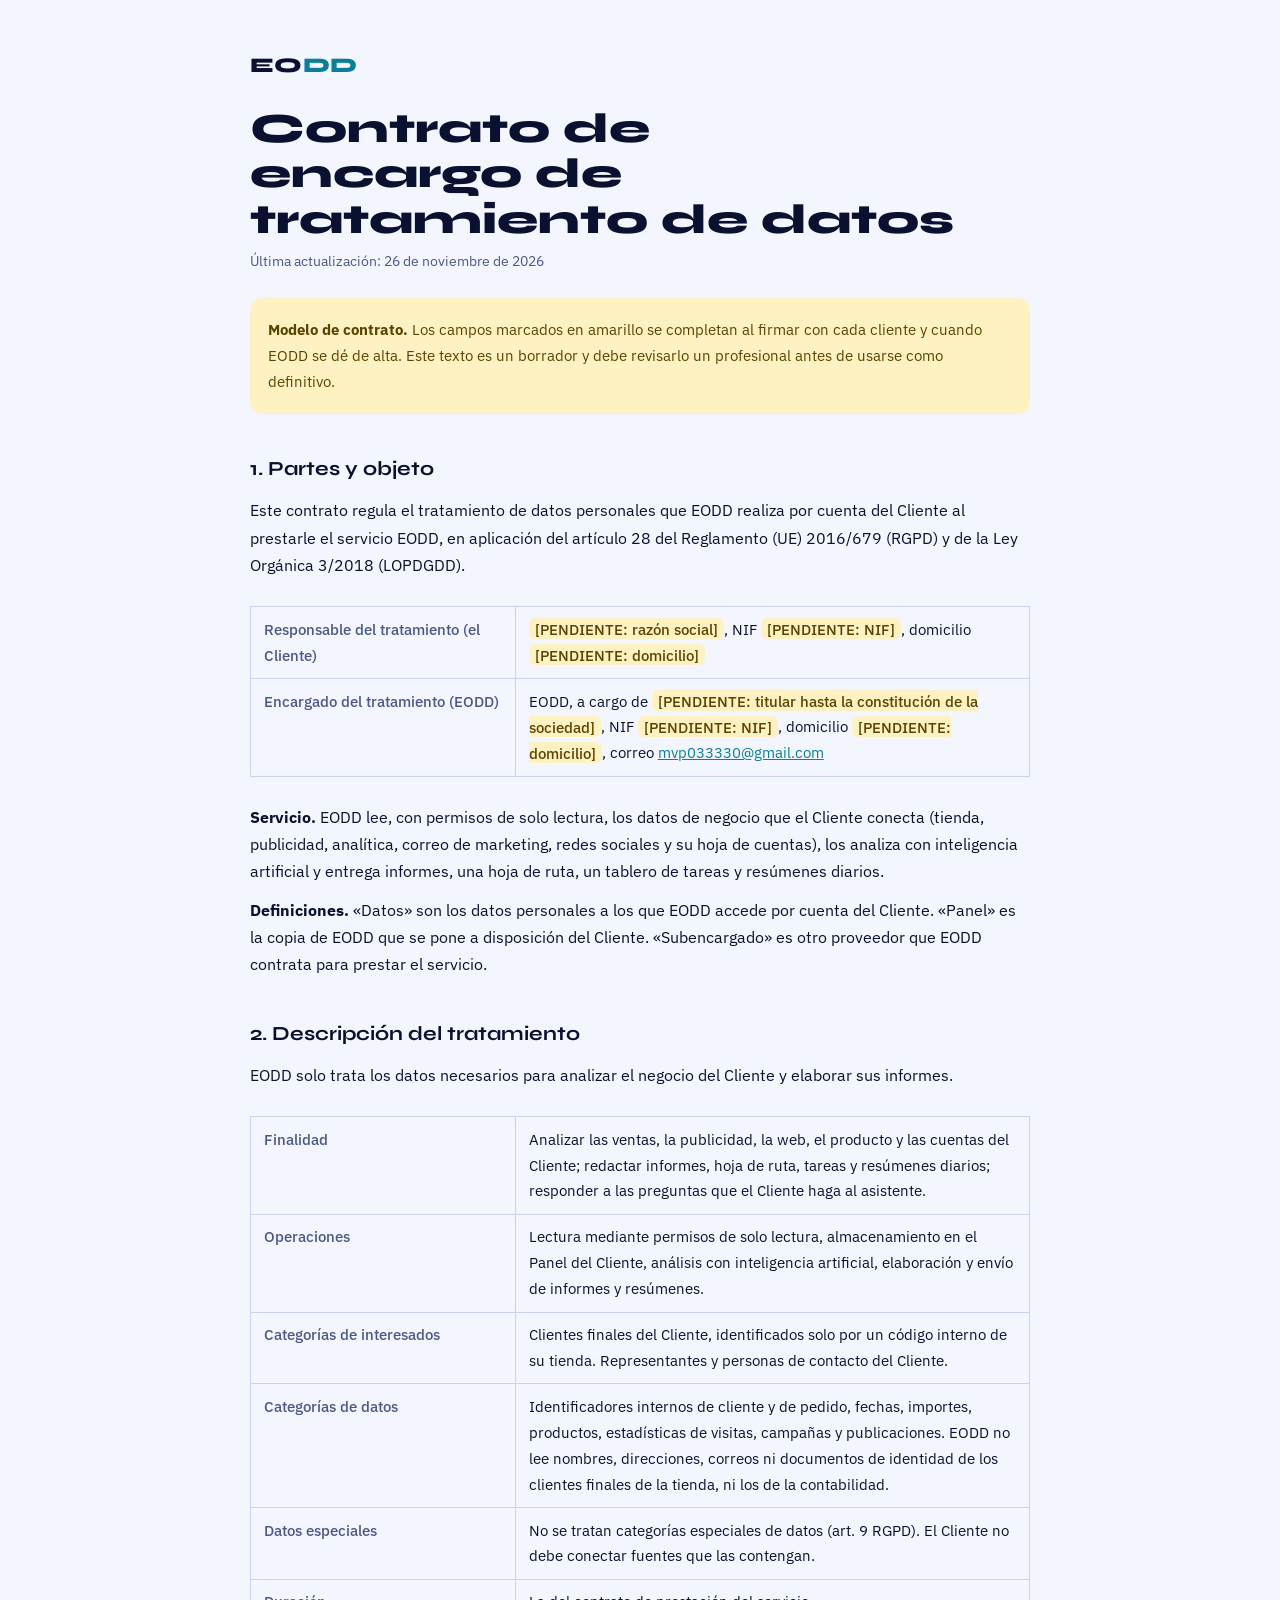
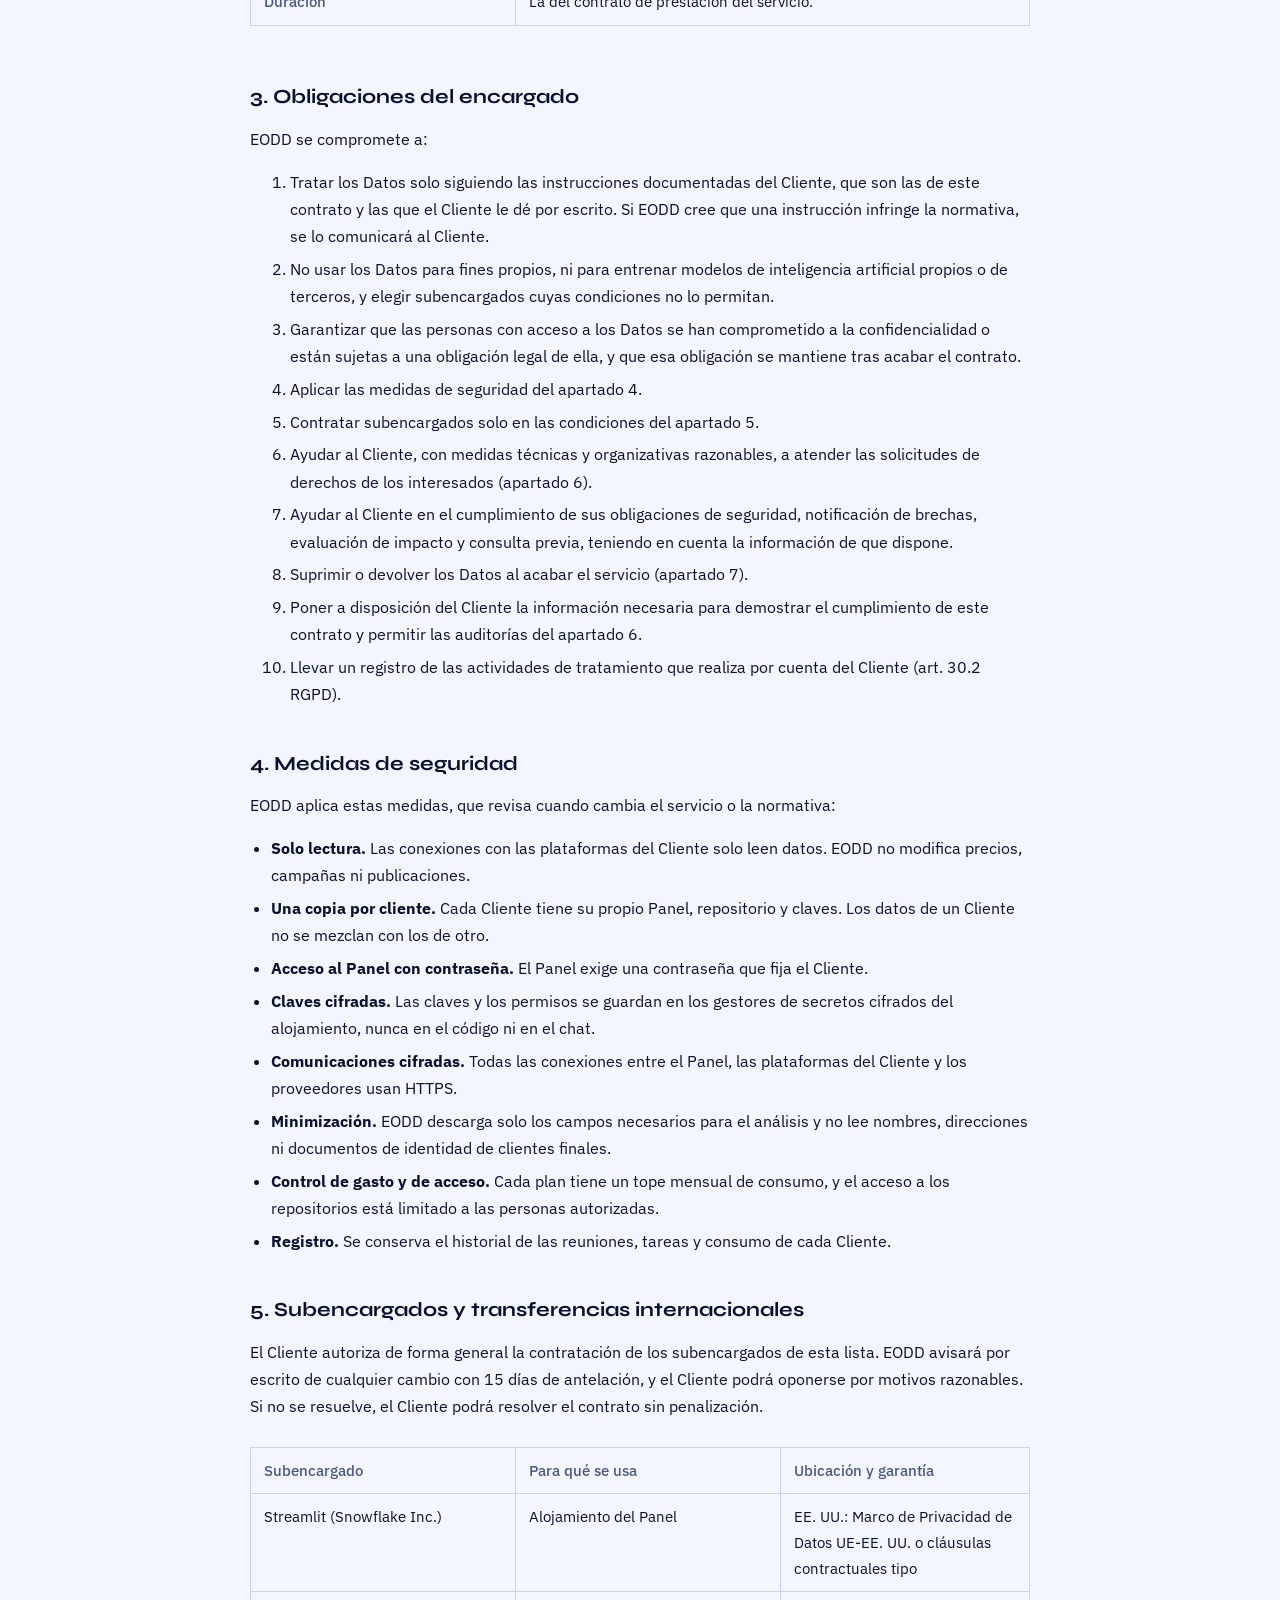
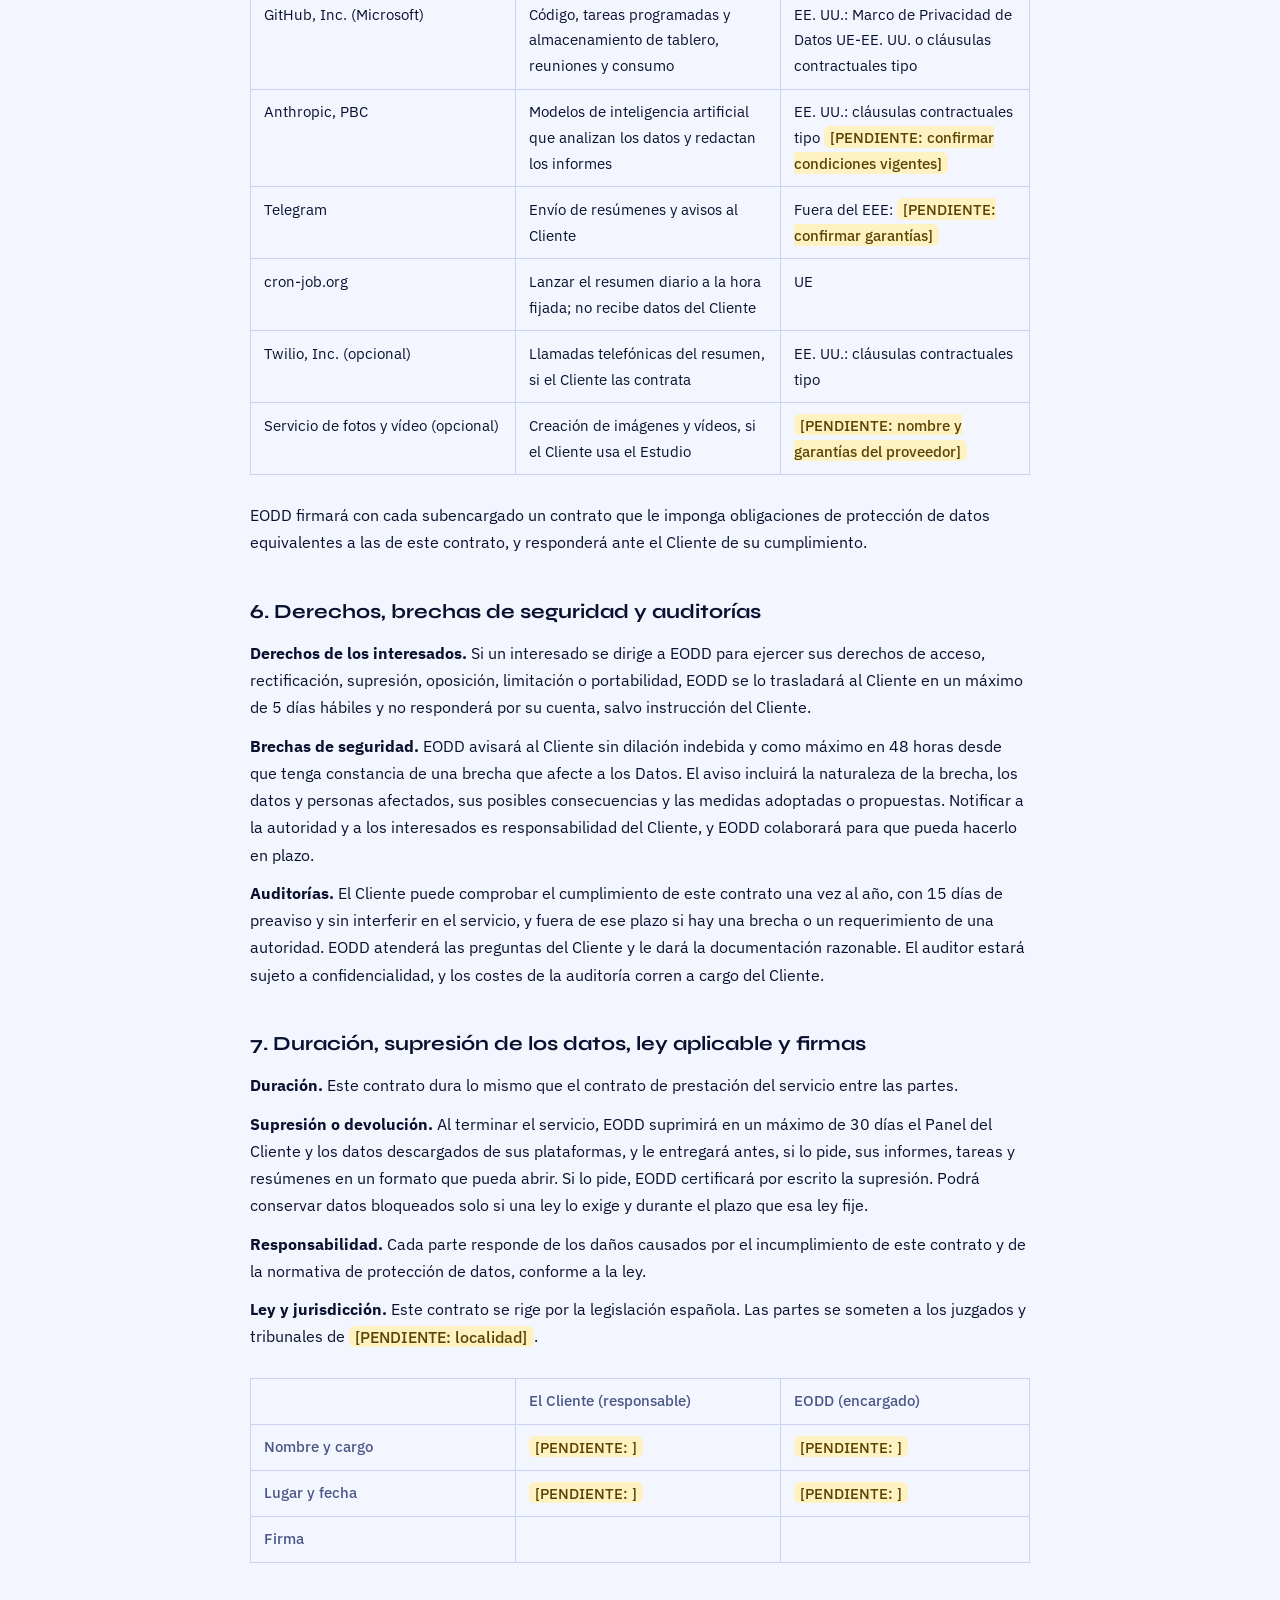
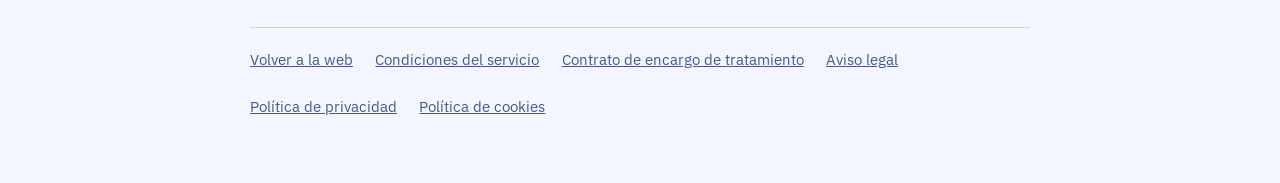
<file: encargo-tratamiento.html>
<!doctype html>
<html lang="es">
<head>
<meta charset="utf-8">
<meta name="viewport" content="width=device-width, initial-scale=1">
<title>Contrato de encargo de tratamiento de datos · EODD</title>
<meta name="robots" content="index,follow">
<link rel="stylesheet" href="fuentes.css">
<link rel="stylesheet" href="legal.css">
</head>
<body>
<div class="pag">
<a class="marca" href="./">EO<span>DD</span></a>
<h1>Contrato de encargo de tratamiento de datos</h1>
<p class="act">Última actualización: 26 de noviembre de 2026</p>
<div class="aviso"><p><b>Modelo de contrato.</b> Los campos marcados en amarillo se completan al firmar con cada cliente y cuando EODD se dé de alta. Este texto es un borrador y debe revisarlo un profesional antes de usarse como definitivo.</p></div>

<h2>1. Partes y objeto</h2>
<p>Este contrato regula el tratamiento de datos personales que EODD realiza por cuenta del Cliente al prestarle el servicio EODD, en aplicación del artículo 28 del Reglamento (UE) 2016/679 (RGPD) y de la Ley Orgánica 3/2018 (LOPDGDD).</p>
<div class="tabla"><table>
<tr><th>Responsable del tratamiento (el Cliente)</th><td><mark class="pend">[PENDIENTE: razón social]</mark>, NIF <mark class="pend">[PENDIENTE: NIF]</mark>, domicilio <mark class="pend">[PENDIENTE: domicilio]</mark></td></tr>
<tr><th>Encargado del tratamiento (EODD)</th><td>EODD, a cargo de <mark class="pend">[PENDIENTE: titular hasta la constitución de la sociedad]</mark>, NIF <mark class="pend">[PENDIENTE: NIF]</mark>, domicilio <mark class="pend">[PENDIENTE: domicilio]</mark>, correo <a href="mailto:mvp033330@gmail.com">mvp033330@gmail.com</a></td></tr>
</table></div>
<p><b>Servicio.</b> EODD lee, con permisos de solo lectura, los datos de negocio que el Cliente conecta (tienda, publicidad, analítica, correo de marketing, redes sociales y su hoja de cuentas), los analiza con inteligencia artificial y entrega informes, una hoja de ruta, un tablero de tareas y resúmenes diarios.</p>
<p><b>Definiciones.</b> «Datos» son los datos personales a los que EODD accede por cuenta del Cliente. «Panel» es la copia de EODD que se pone a disposición del Cliente. «Subencargado» es otro proveedor que EODD contrata para prestar el servicio.</p>

<h2>2. Descripción del tratamiento</h2>
<p>EODD solo trata los datos necesarios para analizar el negocio del Cliente y elaborar sus informes.</p>
<div class="tabla"><table>
<tr><th>Finalidad</th><td>Analizar las ventas, la publicidad, la web, el producto y las cuentas del Cliente; redactar informes, hoja de ruta, tareas y resúmenes diarios; responder a las preguntas que el Cliente haga al asistente.</td></tr>
<tr><th>Operaciones</th><td>Lectura mediante permisos de solo lectura, almacenamiento en el Panel del Cliente, análisis con inteligencia artificial, elaboración y envío de informes y resúmenes.</td></tr>
<tr><th>Categorías de interesados</th><td>Clientes finales del Cliente, identificados solo por un código interno de su tienda. Representantes y personas de contacto del Cliente.</td></tr>
<tr><th>Categorías de datos</th><td>Identificadores internos de cliente y de pedido, fechas, importes, productos, estadísticas de visitas, campañas y publicaciones. EODD no lee nombres, direcciones, correos ni documentos de identidad de los clientes finales de la tienda, ni los de la contabilidad.</td></tr>
<tr><th>Datos especiales</th><td>No se tratan categorías especiales de datos (art. 9 RGPD). El Cliente no debe conectar fuentes que las contengan.</td></tr>
<tr><th>Duración</th><td>La del contrato de prestación del servicio.</td></tr>
</table></div>

<h2>3. Obligaciones del encargado</h2>
<p>EODD se compromete a:</p>
<ol>
<li>Tratar los Datos solo siguiendo las instrucciones documentadas del Cliente, que son las de este contrato y las que el Cliente le dé por escrito. Si EODD cree que una instrucción infringe la normativa, se lo comunicará al Cliente.</li>
<li>No usar los Datos para fines propios, ni para entrenar modelos de inteligencia artificial propios o de terceros, y elegir subencargados cuyas condiciones no lo permitan.</li>
<li>Garantizar que las personas con acceso a los Datos se han comprometido a la confidencialidad o están sujetas a una obligación legal de ella, y que esa obligación se mantiene tras acabar el contrato.</li>
<li>Aplicar las medidas de seguridad del apartado 4.</li>
<li>Contratar subencargados solo en las condiciones del apartado 5.</li>
<li>Ayudar al Cliente, con medidas técnicas y organizativas razonables, a atender las solicitudes de derechos de los interesados (apartado 6).</li>
<li>Ayudar al Cliente en el cumplimiento de sus obligaciones de seguridad, notificación de brechas, evaluación de impacto y consulta previa, teniendo en cuenta la información de que dispone.</li>
<li>Suprimir o devolver los Datos al acabar el servicio (apartado 7).</li>
<li>Poner a disposición del Cliente la información necesaria para demostrar el cumplimiento de este contrato y permitir las auditorías del apartado 6.</li>
<li>Llevar un registro de las actividades de tratamiento que realiza por cuenta del Cliente (art. 30.2 RGPD).</li>
</ol>

<h2>4. Medidas de seguridad</h2>
<p>EODD aplica estas medidas, que revisa cuando cambia el servicio o la normativa:</p>
<ul>
<li><b>Solo lectura.</b> Las conexiones con las plataformas del Cliente solo leen datos. EODD no modifica precios, campañas ni publicaciones.</li>
<li><b>Una copia por cliente.</b> Cada Cliente tiene su propio Panel, repositorio y claves. Los datos de un Cliente no se mezclan con los de otro.</li>
<li><b>Acceso al Panel con contraseña.</b> El Panel exige una contraseña que fija el Cliente.</li>
<li><b>Claves cifradas.</b> Las claves y los permisos se guardan en los gestores de secretos cifrados del alojamiento, nunca en el código ni en el chat.</li>
<li><b>Comunicaciones cifradas.</b> Todas las conexiones entre el Panel, las plataformas del Cliente y los proveedores usan HTTPS.</li>
<li><b>Minimización.</b> EODD descarga solo los campos necesarios para el análisis y no lee nombres, direcciones ni documentos de identidad de clientes finales.</li>
<li><b>Control de gasto y de acceso.</b> Cada plan tiene un tope mensual de consumo, y el acceso a los repositorios está limitado a las personas autorizadas.</li>
<li><b>Registro.</b> Se conserva el historial de las reuniones, tareas y consumo de cada Cliente.</li>
</ul>

<h2>5. Subencargados y transferencias internacionales</h2>
<p>El Cliente autoriza de forma general la contratación de los subencargados de esta lista. EODD avisará por escrito de cualquier cambio con 15 días de antelación, y el Cliente podrá oponerse por motivos razonables. Si no se resuelve, el Cliente podrá resolver el contrato sin penalización.</p>
<div class="tabla"><table>
<tr><th>Subencargado</th><th>Para qué se usa</th><th>Ubicación y garantía</th></tr>
<tr><td>Streamlit (Snowflake Inc.)</td><td>Alojamiento del Panel</td><td>EE. UU.: Marco de Privacidad de Datos UE-EE. UU. o cláusulas contractuales tipo</td></tr>
<tr><td>GitHub, Inc. (Microsoft)</td><td>Código, tareas programadas y almacenamiento de tablero, reuniones y consumo</td><td>EE. UU.: Marco de Privacidad de Datos UE-EE. UU. o cláusulas contractuales tipo</td></tr>
<tr><td>Anthropic, PBC</td><td>Modelos de inteligencia artificial que analizan los datos y redactan los informes</td><td>EE. UU.: cláusulas contractuales tipo <mark class="pend">[PENDIENTE: confirmar condiciones vigentes]</mark></td></tr>
<tr><td>Telegram</td><td>Envío de resúmenes y avisos al Cliente</td><td>Fuera del EEE: <mark class="pend">[PENDIENTE: confirmar garantías]</mark></td></tr>
<tr><td>cron-job.org</td><td>Lanzar el resumen diario a la hora fijada; no recibe datos del Cliente</td><td>UE</td></tr>
<tr><td>Twilio, Inc. (opcional)</td><td>Llamadas telefónicas del resumen, si el Cliente las contrata</td><td>EE. UU.: cláusulas contractuales tipo</td></tr>
<tr><td>Servicio de fotos y vídeo (opcional)</td><td>Creación de imágenes y vídeos, si el Cliente usa el Estudio</td><td><mark class="pend">[PENDIENTE: nombre y garantías del proveedor]</mark></td></tr>
</table></div>
<p>EODD firmará con cada subencargado un contrato que le imponga obligaciones de protección de datos equivalentes a las de este contrato, y responderá ante el Cliente de su cumplimiento.</p>

<h2>6. Derechos, brechas de seguridad y auditorías</h2>
<p><b>Derechos de los interesados.</b> Si un interesado se dirige a EODD para ejercer sus derechos de acceso, rectificación, supresión, oposición, limitación o portabilidad, EODD se lo trasladará al Cliente en un máximo de 5 días hábiles y no responderá por su cuenta, salvo instrucción del Cliente.</p>
<p><b>Brechas de seguridad.</b> EODD avisará al Cliente sin dilación indebida y como máximo en 48 horas desde que tenga constancia de una brecha que afecte a los Datos. El aviso incluirá la naturaleza de la brecha, los datos y personas afectados, sus posibles consecuencias y las medidas adoptadas o propuestas. Notificar a la autoridad y a los interesados es responsabilidad del Cliente, y EODD colaborará para que pueda hacerlo en plazo.</p>
<p><b>Auditorías.</b> El Cliente puede comprobar el cumplimiento de este contrato una vez al año, con 15 días de preaviso y sin interferir en el servicio, y fuera de ese plazo si hay una brecha o un requerimiento de una autoridad. EODD atenderá las preguntas del Cliente y le dará la documentación razonable. El auditor estará sujeto a confidencialidad, y los costes de la auditoría corren a cargo del Cliente.</p>

<h2>7. Duración, supresión de los datos, ley aplicable y firmas</h2>
<p><b>Duración.</b> Este contrato dura lo mismo que el contrato de prestación del servicio entre las partes.</p>
<p><b>Supresión o devolución.</b> Al terminar el servicio, EODD suprimirá en un máximo de 30 días el Panel del Cliente y los datos descargados de sus plataformas, y le entregará antes, si lo pide, sus informes, tareas y resúmenes en un formato que pueda abrir. Si lo pide, EODD certificará por escrito la supresión. Podrá conservar datos bloqueados solo si una ley lo exige y durante el plazo que esa ley fije.</p>
<p><b>Responsabilidad.</b> Cada parte responde de los daños causados por el incumplimiento de este contrato y de la normativa de protección de datos, conforme a la ley.</p>
<p><b>Ley y jurisdicción.</b> Este contrato se rige por la legislación española. Las partes se someten a los juzgados y tribunales de <mark class="pend">[PENDIENTE: localidad]</mark>.</p>
<div class="tabla"><table>
<tr><th></th><th>El Cliente (responsable)</th><th>EODD (encargado)</th></tr>
<tr><th>Nombre y cargo</th><td><mark class="pend">[PENDIENTE: ]</mark></td><td><mark class="pend">[PENDIENTE: ]</mark></td></tr>
<tr><th>Lugar y fecha</th><td><mark class="pend">[PENDIENTE: ]</mark></td><td><mark class="pend">[PENDIENTE: ]</mark></td></tr>
<tr><th>Firma</th><td></td><td></td></tr>
</table></div>

<nav class="legal" aria-label="Textos legales">
<a href="./">Volver a la web</a>
<a href="condiciones.html">Condiciones del servicio</a>
<a href="encargo-tratamiento.html">Contrato de encargo de tratamiento</a>
<a href="aviso-legal.html">Aviso legal</a>
<a href="privacidad.html">Política de privacidad</a>
<a href="cookies.html">Política de cookies</a>
</nav>
</div>
</body>
</html>
</file>
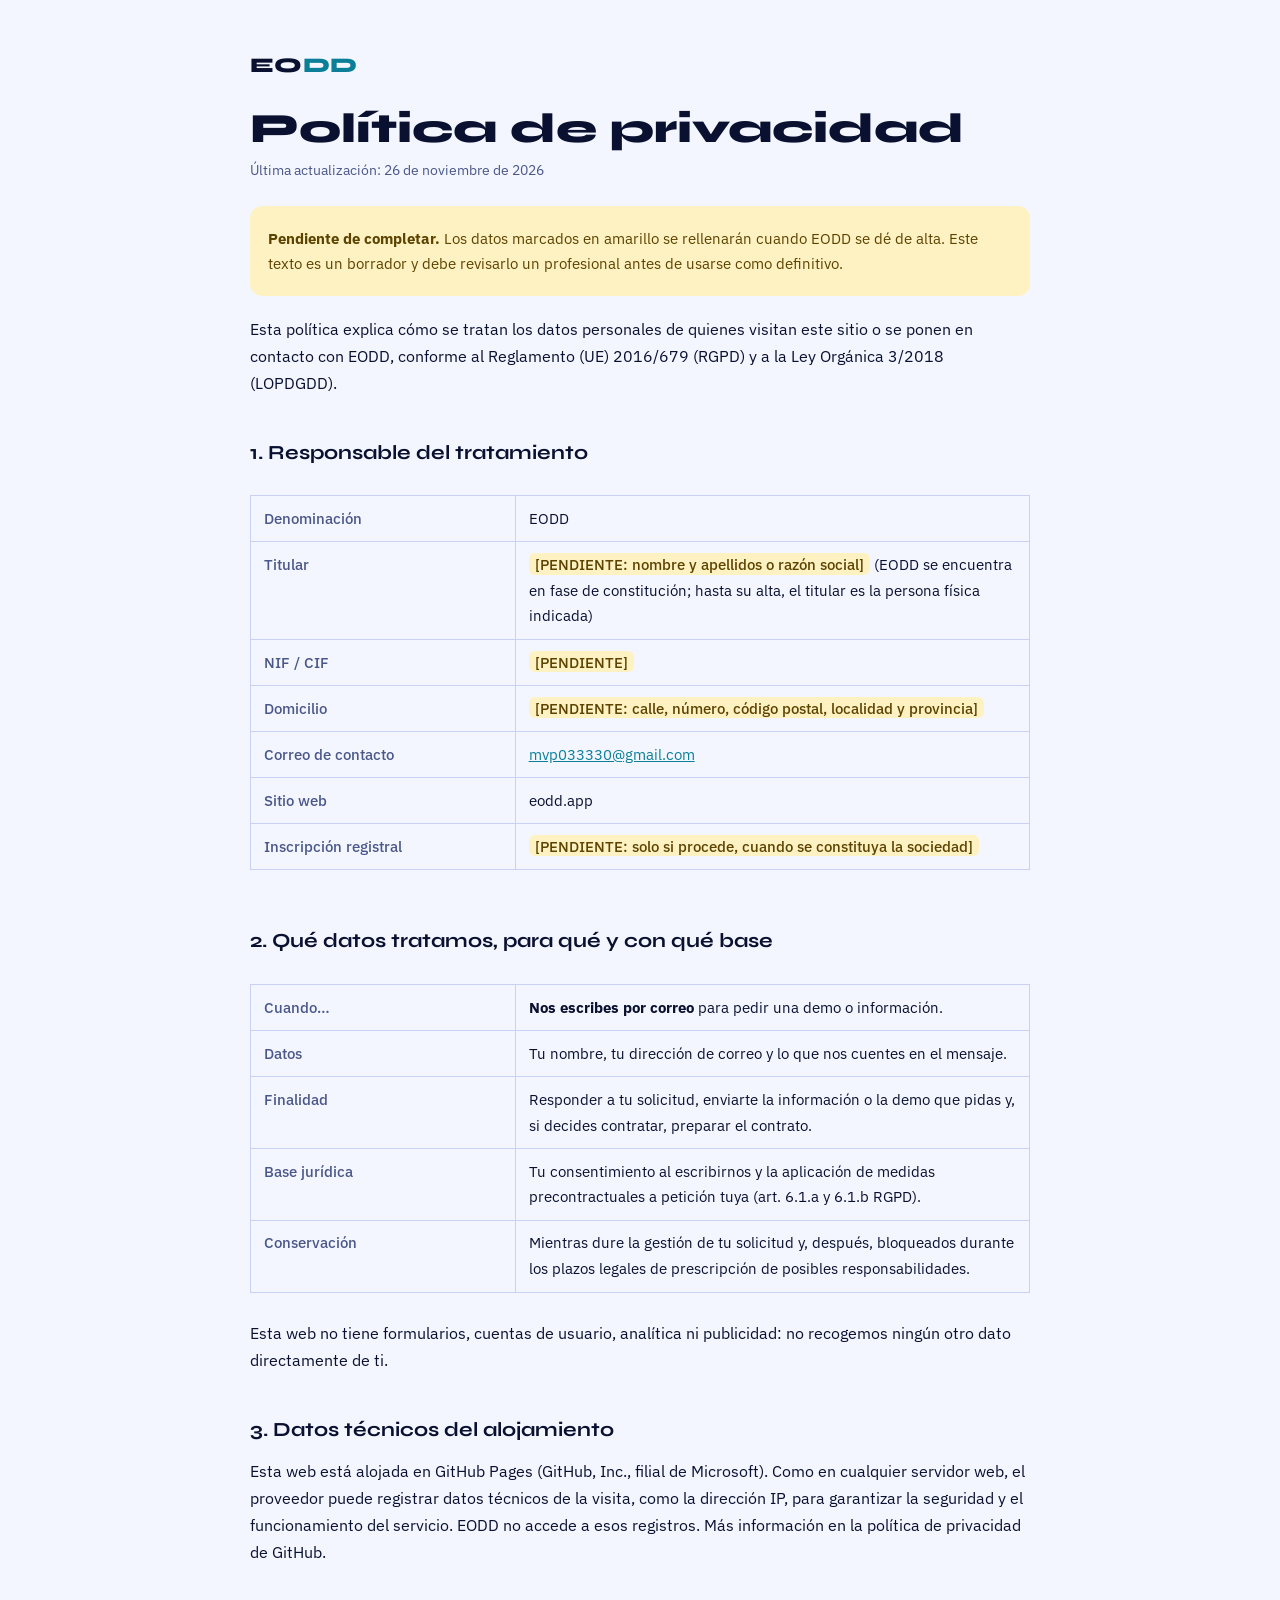
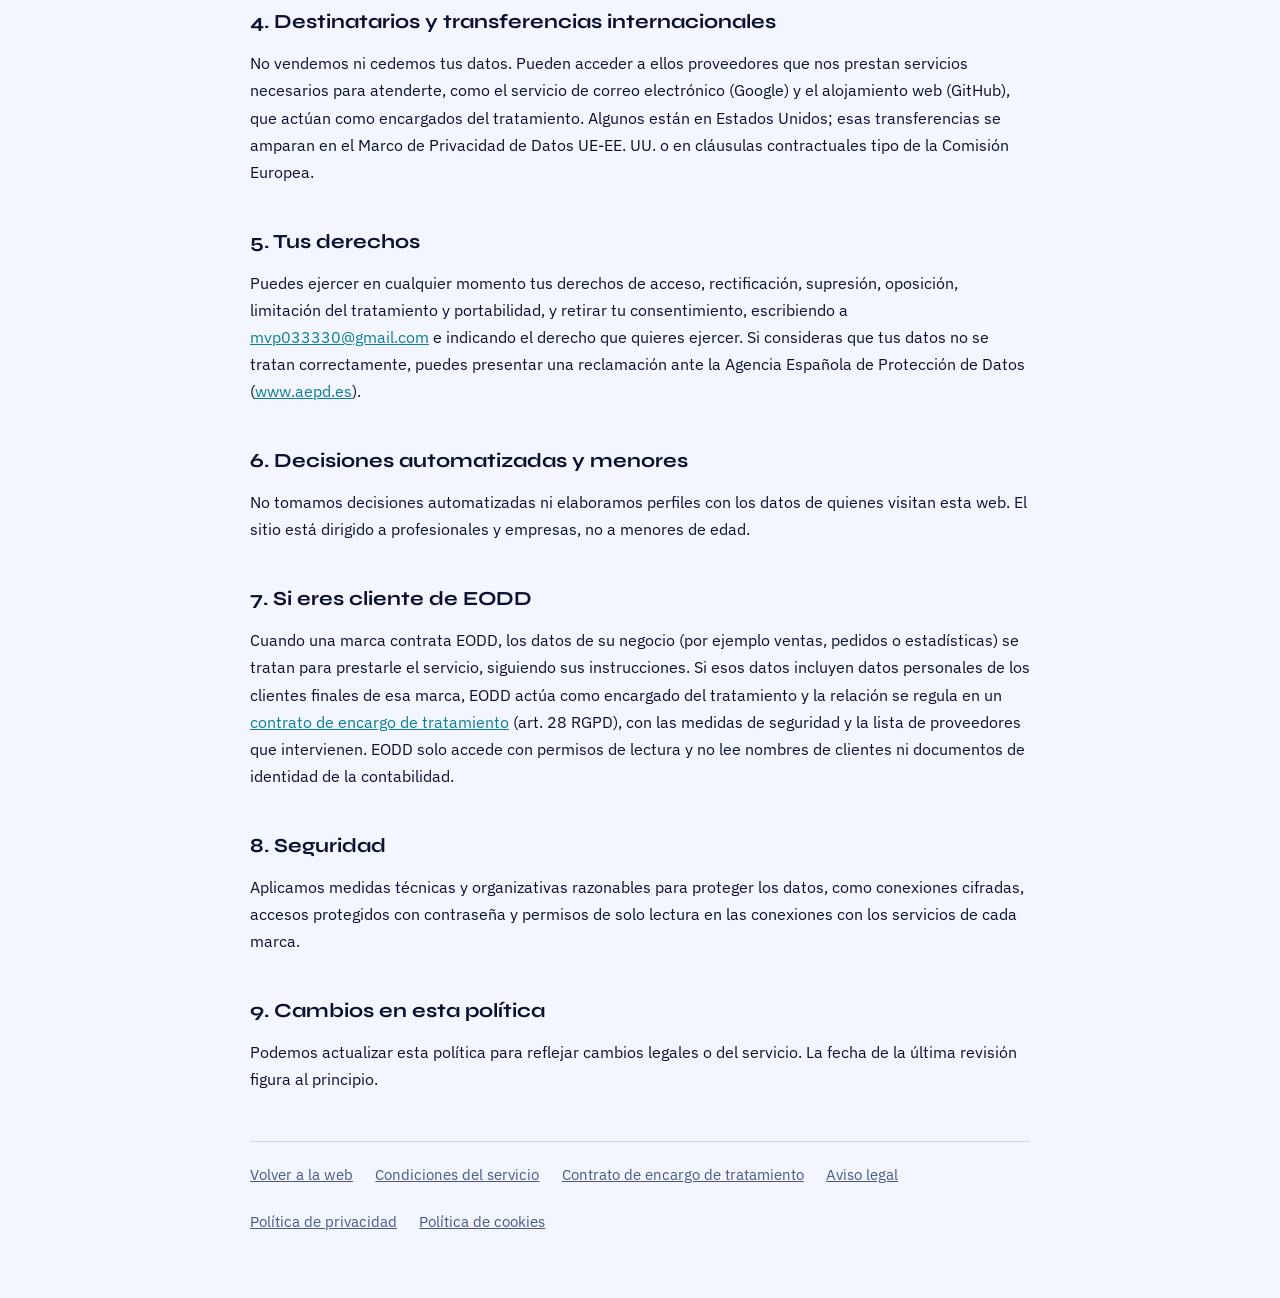
<file: privacidad.html>
<!doctype html>
<html lang="es">
<head>
<meta charset="utf-8">
<meta name="viewport" content="width=device-width, initial-scale=1">
<title>Política de privacidad · EODD</title>
<meta name="robots" content="index,follow">
<link rel="stylesheet" href="fuentes.css">
<link rel="stylesheet" href="legal.css">
</head>
<body>
<div class="pag">
<a class="marca" href="./">EO<span>DD</span></a>
<h1>Política de privacidad</h1>
<p class="act">Última actualización: 26 de noviembre de 2026</p>

<div class="aviso"><p><b>Pendiente de completar.</b> Los datos marcados en amarillo se rellenarán cuando EODD se dé de alta. Este texto es un borrador y debe revisarlo un profesional antes de usarse como definitivo.</p></div>

<p>Esta política explica cómo se tratan los datos personales de quienes visitan este sitio o se ponen en contacto con EODD, conforme al Reglamento (UE) 2016/679 (RGPD) y a la Ley Orgánica 3/2018 (LOPDGDD).</p>

<h2>1. Responsable del tratamiento</h2>
<div class="tabla"><table>
<tr><th>Denominación</th><td>EODD</td></tr>
<tr><th>Titular</th><td><mark class="pend">[PENDIENTE: nombre y apellidos o razón social]</mark> (EODD se encuentra en fase de constitución; hasta su alta, el titular es la persona física indicada)</td></tr>
<tr><th>NIF / CIF</th><td><mark class="pend">[PENDIENTE]</mark></td></tr>
<tr><th>Domicilio</th><td><mark class="pend">[PENDIENTE: calle, número, código postal, localidad y provincia]</mark></td></tr>
<tr><th>Correo de contacto</th><td><a href="mailto:mvp033330@gmail.com">mvp033330@gmail.com</a></td></tr>
<tr><th>Sitio web</th><td>eodd.app</td></tr>
<tr><th>Inscripción registral</th><td><mark class="pend">[PENDIENTE: solo si procede, cuando se constituya la sociedad]</mark></td></tr>
</table></div>

<h2>2. Qué datos tratamos, para qué y con qué base</h2>
<div class="tabla"><table>
<tr><th>Cuando…</th><td><b>Nos escribes por correo</b> para pedir una demo o información.</td></tr>
<tr><th>Datos</th><td>Tu nombre, tu dirección de correo y lo que nos cuentes en el mensaje.</td></tr>
<tr><th>Finalidad</th><td>Responder a tu solicitud, enviarte la información o la demo que pidas y, si decides contratar, preparar el contrato.</td></tr>
<tr><th>Base jurídica</th><td>Tu consentimiento al escribirnos y la aplicación de medidas precontractuales a petición tuya (art. 6.1.a y 6.1.b RGPD).</td></tr>
<tr><th>Conservación</th><td>Mientras dure la gestión de tu solicitud y, después, bloqueados durante los plazos legales de prescripción de posibles responsabilidades.</td></tr>
</table></div>
<p>Esta web no tiene formularios, cuentas de usuario, analítica ni publicidad: no recogemos ningún otro dato directamente de ti.</p>

<h2>3. Datos técnicos del alojamiento</h2>
<p>Esta web está alojada en GitHub Pages (GitHub, Inc., filial de Microsoft). Como en cualquier servidor web, el proveedor puede registrar datos técnicos de la visita, como la dirección IP, para garantizar la seguridad y el funcionamiento del servicio. EODD no accede a esos registros. Más información en la política de privacidad de GitHub.</p>

<h2>4. Destinatarios y transferencias internacionales</h2>
<p>No vendemos ni cedemos tus datos. Pueden acceder a ellos proveedores que nos prestan servicios necesarios para atenderte, como el servicio de correo electrónico (Google) y el alojamiento web (GitHub), que actúan como encargados del tratamiento. Algunos están en Estados Unidos; esas transferencias se amparan en el Marco de Privacidad de Datos UE-EE. UU. o en cláusulas contractuales tipo de la Comisión Europea.</p>

<h2>5. Tus derechos</h2>
<p>Puedes ejercer en cualquier momento tus derechos de acceso, rectificación, supresión, oposición, limitación del tratamiento y portabilidad, y retirar tu consentimiento, escribiendo a <a href="mailto:mvp033330@gmail.com">mvp033330@gmail.com</a> e indicando el derecho que quieres ejercer. Si consideras que tus datos no se tratan correctamente, puedes presentar una reclamación ante la Agencia Española de Protección de Datos (<a href="https://www.aepd.es" rel="noopener">www.aepd.es</a>).</p>

<h2>6. Decisiones automatizadas y menores</h2>
<p>No tomamos decisiones automatizadas ni elaboramos perfiles con los datos de quienes visitan esta web. El sitio está dirigido a profesionales y empresas, no a menores de edad.</p>

<h2>7. Si eres cliente de EODD</h2>
<p>Cuando una marca contrata EODD, los datos de su negocio (por ejemplo ventas, pedidos o estadísticas) se tratan para prestarle el servicio, siguiendo sus instrucciones. Si esos datos incluyen datos personales de los clientes finales de esa marca, EODD actúa como encargado del tratamiento y la relación se regula en un <a href="encargo-tratamiento.html">contrato de encargo de tratamiento</a> (art. 28 RGPD), con las medidas de seguridad y la lista de proveedores que intervienen. EODD solo accede con permisos de lectura y no lee nombres de clientes ni documentos de identidad de la contabilidad.</p>

<h2>8. Seguridad</h2>
<p>Aplicamos medidas técnicas y organizativas razonables para proteger los datos, como conexiones cifradas, accesos protegidos con contraseña y permisos de solo lectura en las conexiones con los servicios de cada marca.</p>

<h2>9. Cambios en esta política</h2>
<p>Podemos actualizar esta política para reflejar cambios legales o del servicio. La fecha de la última revisión figura al principio.</p>

<nav class="legal" aria-label="Textos legales">
<a href="./">Volver a la web</a>
<a href="condiciones.html">Condiciones del servicio</a>
<a href="encargo-tratamiento.html">Contrato de encargo de tratamiento</a>
<a href="aviso-legal.html">Aviso legal</a>
<a href="privacidad.html">Política de privacidad</a>
<a href="cookies.html">Política de cookies</a>
</nav>
</div>
</body>
</html>
</file>
<file: fuentes.css>
/* Fuentes alojadas en esta misma web: no se carga nada de servidores de terceros. */
@font-face{font-family:'Syne';font-style:normal;font-weight:400 800;font-display:swap;src:url(fuentes/Syne.woff2) format('woff2');unicode-range:U+0000-00FF,U+0131,U+0152-0153,U+02BB-02BC,U+02C6,U+02DA,U+02DC,U+0304,U+0308,U+0329,U+2000-206F,U+20AC,U+2122,U+2191,U+2193,U+2212,U+2215,U+FEFF,U+FFFD}
@font-face{font-family:'IBM Plex Sans';font-style:normal;font-weight:100 700;font-display:swap;src:url(fuentes/IBMPlexSans.woff2) format('woff2');unicode-range:U+0000-00FF,U+0131,U+0152-0153,U+02BB-02BC,U+02C6,U+02DA,U+02DC,U+0304,U+0308,U+0329,U+2000-206F,U+20AC,U+2122,U+2191,U+2193,U+2212,U+2215,U+FEFF,U+FFFD}
@font-face{font-family:'IBM Plex Mono';font-style:normal;font-weight:400;font-display:swap;src:url(fuentes/IBMPlexMono-400.woff2) format('woff2');unicode-range:U+0000-00FF,U+0131,U+0152-0153,U+02BB-02BC,U+02C6,U+02DA,U+02DC,U+0304,U+0308,U+0329,U+2000-206F,U+20AC,U+2122,U+2191,U+2193,U+2212,U+2215,U+FEFF,U+FFFD}
@font-face{font-family:'IBM Plex Mono';font-style:normal;font-weight:500;font-display:swap;src:url(fuentes/IBMPlexMono-500.woff2) format('woff2');unicode-range:U+0000-00FF,U+0131,U+0152-0153,U+02BB-02BC,U+02C6,U+02DA,U+02DC,U+0304,U+0308,U+0329,U+2000-206F,U+20AC,U+2122,U+2191,U+2193,U+2212,U+2215,U+FEFF,U+FFFD}
</file>
<file: legal.css>
:root{--bg:#070b1f;--surface:#0d1531;--line:#243061;--fg:#e9edff;--muted:#9ba7d8;--cyan:#35d6f0;--warn-bg:#3a2f08;--warn-fg:#ffe08a;color-scheme:dark}
@media (prefers-color-scheme:light){:root:not([data-theme="dark"]){--bg:#f4f6ff;--surface:#fff;--line:#c9d2f2;--fg:#0a1130;--muted:#4a5788;--cyan:#0a7f97;--warn-bg:#fff2c2;--warn-fg:#5c4300;color-scheme:light}}
*{box-sizing:border-box}
body{margin:0;background:var(--bg);color:var(--fg);font-family:"IBM Plex Sans",system-ui,-apple-system,"Segoe UI",sans-serif;font-size:16px;line-height:1.7;padding:0 max(16px,env(safe-area-inset-left,0px))}
.pag{max-width:780px;margin:0 auto;padding-block:clamp(1.5rem,5vw,3rem) 4rem}
a{color:var(--cyan)}
.volver{display:inline-block;margin-bottom:2rem;text-decoration:none;font-size:.95rem}
.marca{font-family:"Syne","Trebuchet MS",system-ui,sans-serif;font-weight:800;font-size:1.3rem;text-decoration:none;color:var(--fg);letter-spacing:.02em}
.marca span{color:var(--cyan)}
h1{font-family:"Syne","Trebuchet MS",system-ui,sans-serif;font-weight:800;font-size:clamp(1.8rem,5vw,2.6rem);line-height:1.1;margin:1.4rem 0 .4rem;text-wrap:balance}
h2{font-family:"Syne","Trebuchet MS",system-ui,sans-serif;font-weight:700;font-size:1.25rem;margin:2.4rem 0 .6rem}
p,li{color:var(--fg)}
p{margin:.7rem 0}
ul{padding-left:1.3rem}
li{margin:.35rem 0}
.act{color:var(--muted);font-size:.9rem;margin:0 0 1.5rem}
.aviso{background:var(--warn-bg);color:var(--warn-fg);border-radius:12px;padding:.9rem 1.1rem;font-size:.95rem;margin:1.2rem 0}
.aviso p{color:inherit;margin:.3rem 0}
mark.pend{background:var(--warn-bg);color:var(--warn-fg);padding:.05em .4em;border-radius:6px;font-weight:500}
table{border-collapse:collapse;width:100%;margin:1rem 0;font-size:.95rem}
td,th{border:1px solid var(--line);padding:.6rem .8rem;text-align:left;vertical-align:top}
th{width:34%;color:var(--muted);font-weight:500}
.tabla{overflow-x:auto}
nav.legal{margin-top:3rem;padding-top:1.2rem;border-top:1px solid var(--line);display:flex;gap:1.4rem;flex-wrap:wrap;font-size:.92rem}
nav.legal a{color:var(--muted)}
</file>
